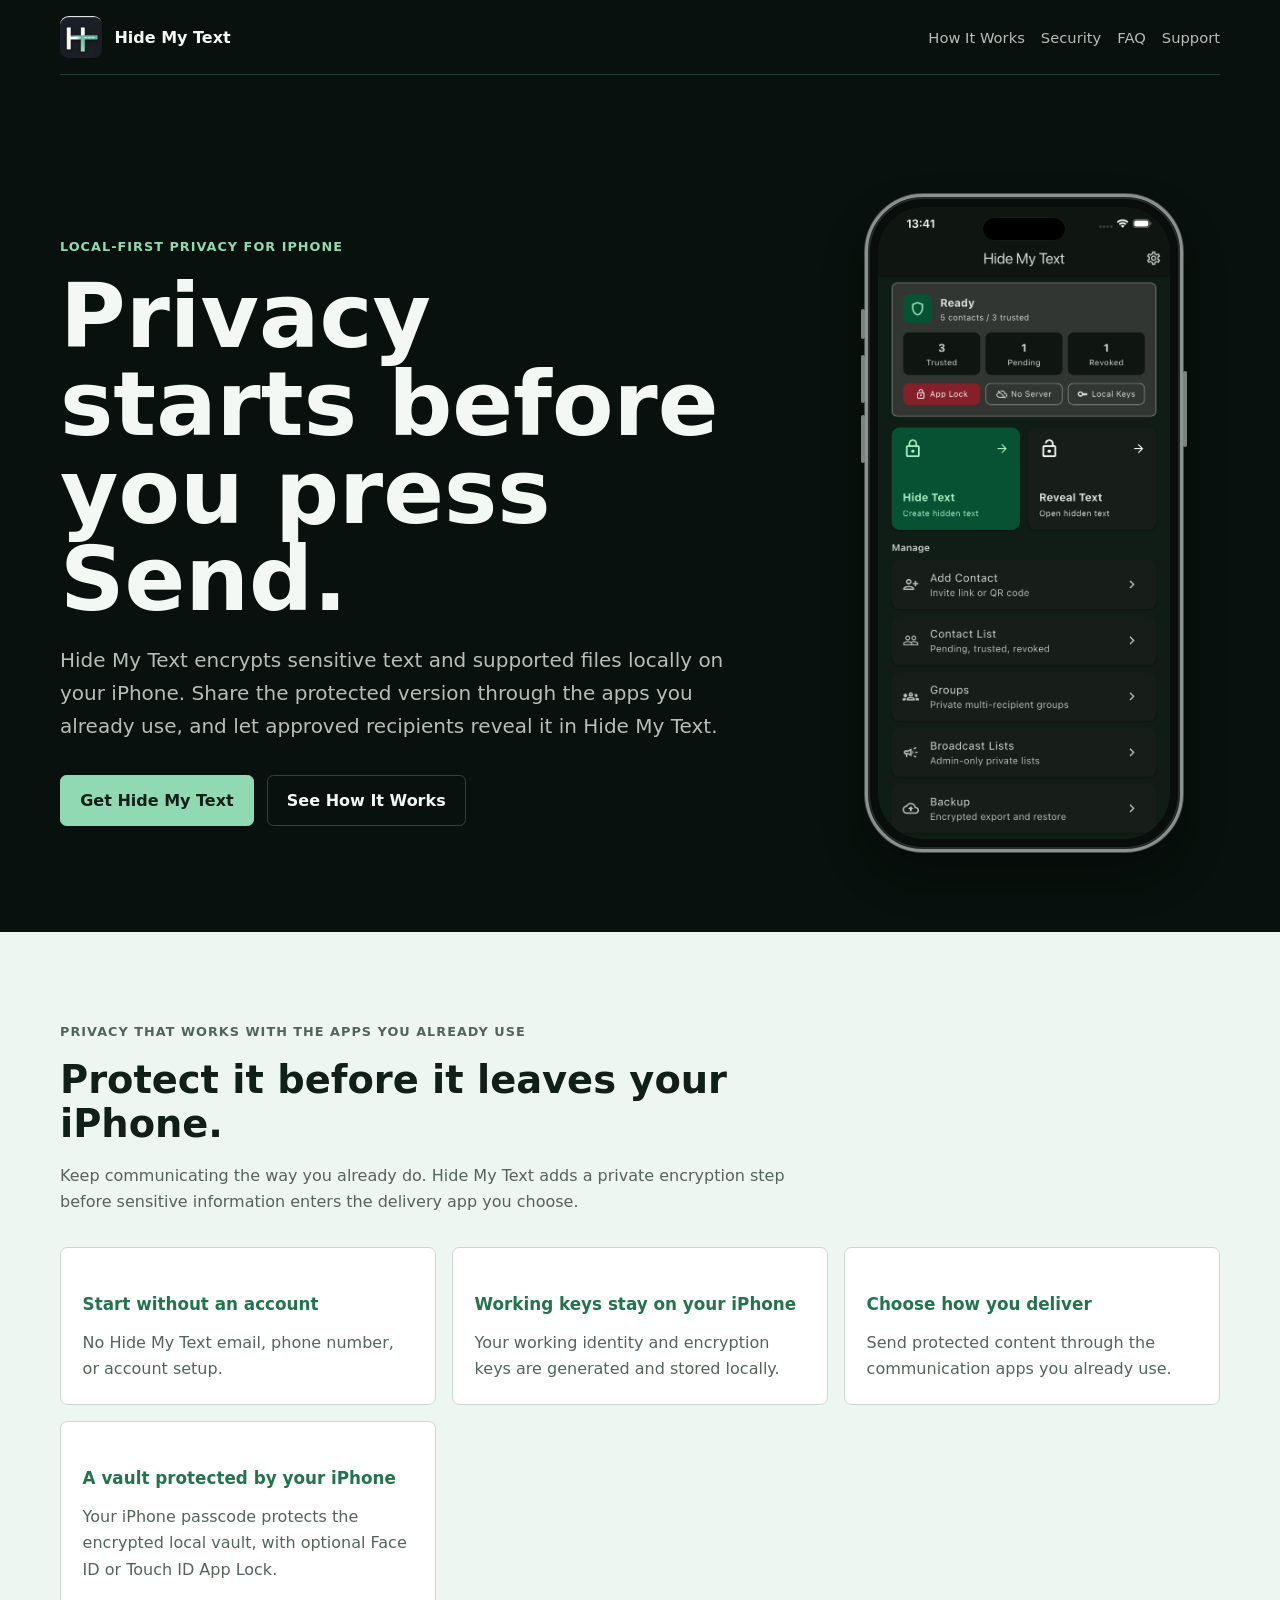
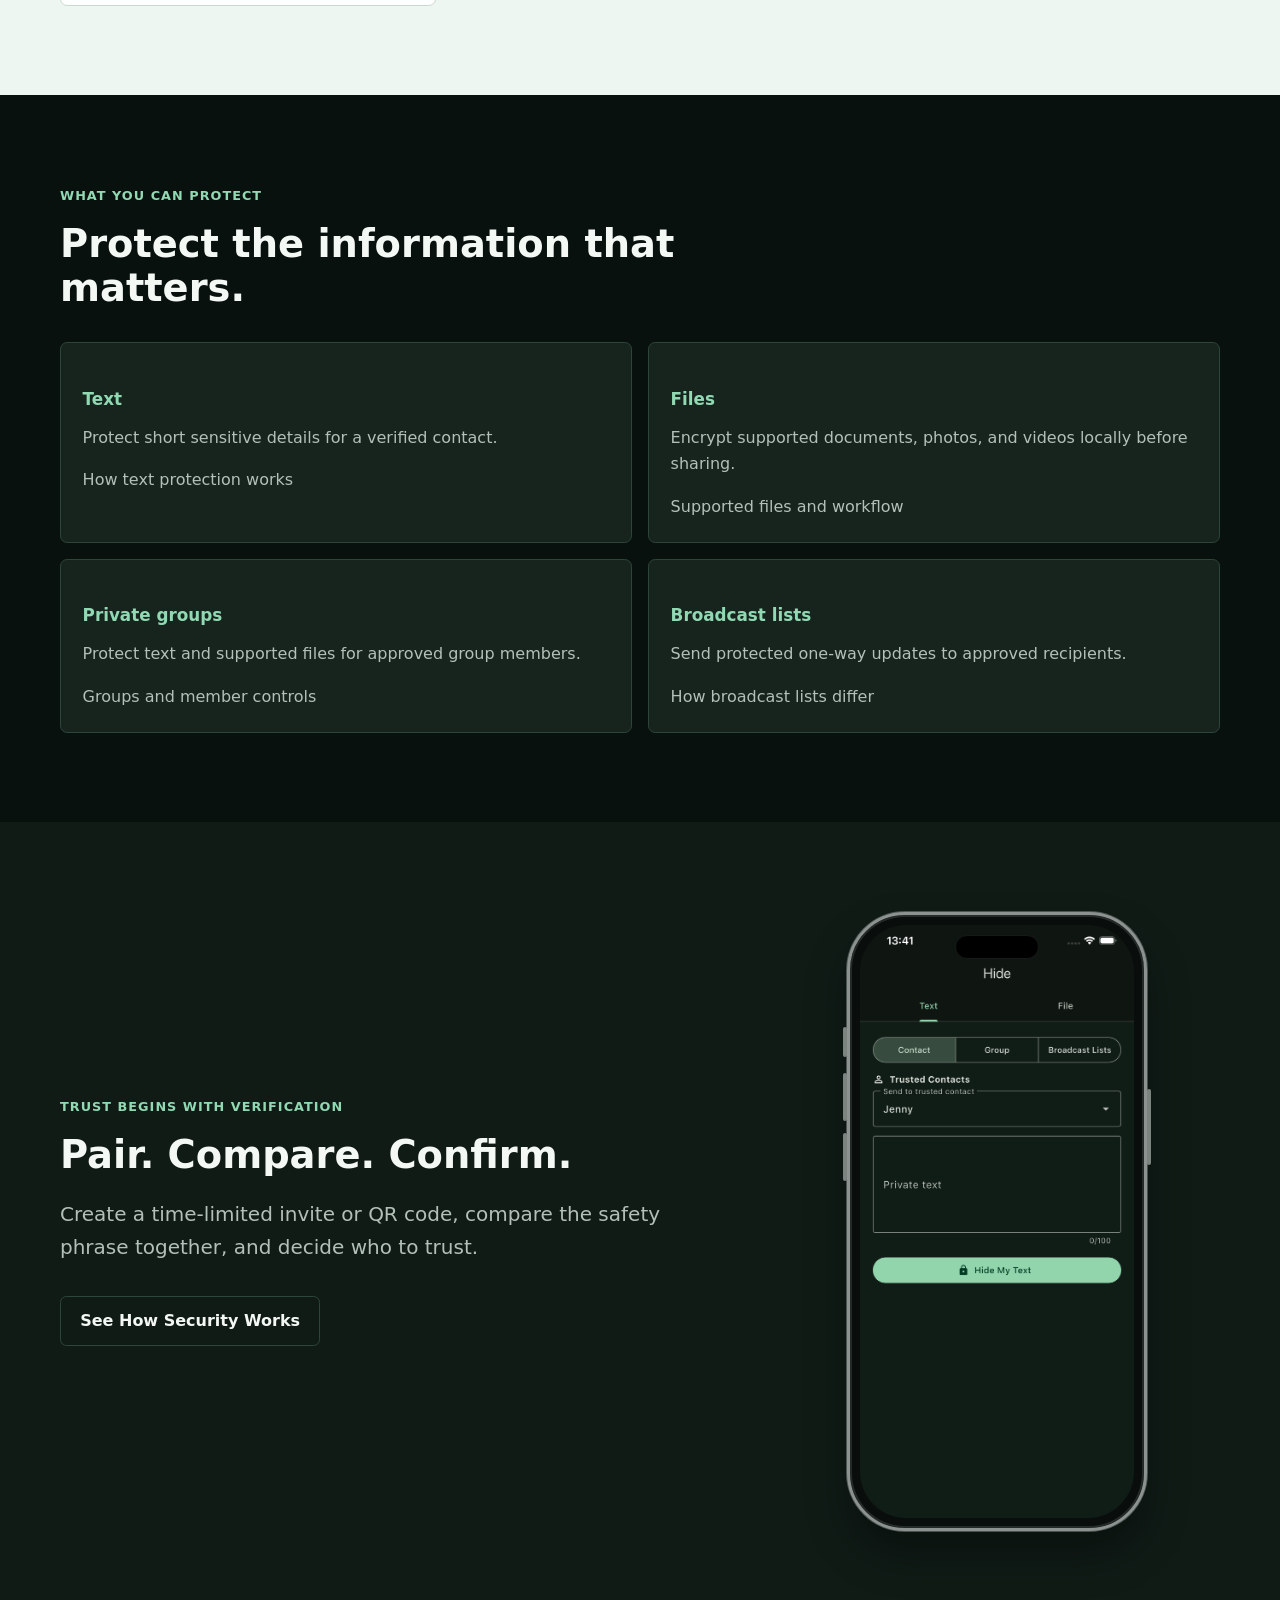
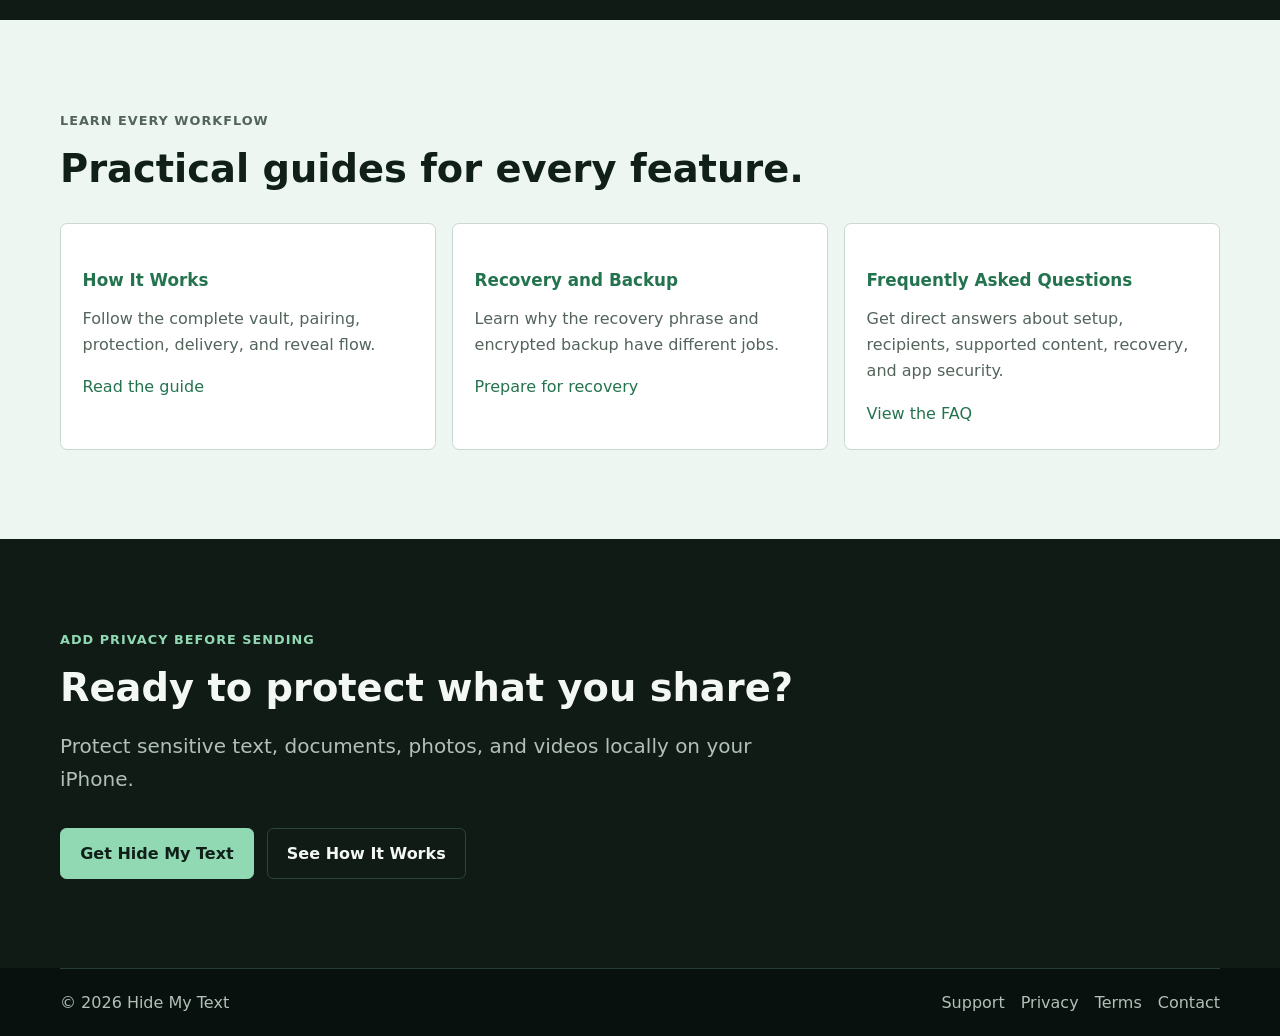
<file: index.html>
<!doctype html>
<html lang="en">
<head>
  <meta charset="utf-8">
  <meta name="viewport" content="width=device-width, initial-scale=1">
  <meta name="google-site-verification" content="2WA5TcecpSM1jibMIBtzEh9fEf-d165cox7PFEHHy1U">
  <meta name="msvalidate.01" content="A58FCB8198253A5FD4C8CFE47F39BC87">
  <title>Hide My Text: Encrypt Text and Files on iPhone</title>
  <meta name="description" content="Encrypt sensitive text and supported files locally on your iPhone before sharing them through the apps you already use. No Hide My Text account is required.">
  <meta name="robots" content="index,follow,max-image-preview:large,max-snippet:-1,max-video-preview:-1">
  <meta name="theme-color" content="#08110d">
  <meta name="apple-itunes-app" content="app-id=6783043802">
  <link rel="canonical" href="https://asafs88-solutions.github.io/hide-my-text-site/">
  <link rel="icon" type="image/png" href="assets/app-icon.png">
  <meta property="og:type" content="website">
  <meta property="og:locale" content="en_US">
  <meta property="og:site_name" content="Hide My Text">
  <meta property="og:title" content="Hide My Text: Privacy Starts Before You Press Send">
  <meta property="og:description" content="Encrypt sensitive text and supported files locally on your iPhone before sharing.">
  <meta property="og:url" content="https://asafs88-solutions.github.io/hide-my-text-site/">
  <meta property="og:image" content="https://asafs88-solutions.github.io/hide-my-text-site/assets/app-icon.png">
  <meta property="og:image:alt" content="Hide My Text app icon">
  <meta property="og:image:width" content="1024">
  <meta property="og:image:height" content="1024">
  <meta name="twitter:card" content="summary">
  <meta name="twitter:title" content="Hide My Text">
  <meta name="twitter:description" content="Privacy starts before you press Send. Encrypt sensitive text and supported files locally on iPhone.">
  <meta name="twitter:image" content="https://asafs88-solutions.github.io/hide-my-text-site/assets/app-icon.png">
  <link rel="stylesheet" href="styles.css">
  <script type="application/ld+json">
  {
    "@context": "https://schema.org",
    "@graph": [
      {
        "@type": "WebSite",
        "@id": "https://asafs88-solutions.github.io/hide-my-text-site/#website",
        "url": "https://asafs88-solutions.github.io/hide-my-text-site/",
        "name": "Hide My Text",
        "alternateName": "Hide My Text App",
        "inLanguage": "en-US",
        "description": "Encrypt sensitive text and supported files locally on iPhone before sharing."
      },
      {
        "@type": "SoftwareApplication",
        "@id": "https://asafs88-solutions.github.io/hide-my-text-site/#app",
        "name": "Hide My Text",
        "url": "https://asafs88-solutions.github.io/hide-my-text-site/",
        "downloadUrl": "https://apps.apple.com/app/id6783043802",
        "installUrl": "https://apps.apple.com/app/id6783043802",
        "image": "https://asafs88-solutions.github.io/hide-my-text-site/assets/app-icon.png",
        "applicationCategory": "UtilitiesApplication",
        "operatingSystem": "iOS 16 or later",
        "softwareVersion": "1.8.4",
        "inLanguage": "en-US",
        "description": "Encrypt sensitive text and supported files locally on iPhone before sharing them through the apps you already use.",
        "offers": {
          "@type": "Offer",
          "price": "0",
          "priceCurrency": "USD"
        }
      }
    ]
  }
  </script>
</head>
<body>
  <a class="skip-link" href="#main">Skip to content</a>
  <header class="site-header">
    <a class="brand" href="index.html" aria-label="Hide My Text home">
      <img src="assets/app-icon.png" width="1024" height="1024" alt="">
      <span>Hide My Text</span>
    </a>
    <nav aria-label="Main navigation">
      <a href="how-it-works.html">How It Works</a>
      <a href="security.html">Security</a>
      <a href="faq.html">FAQ</a>
      <a href="support.html">Support</a>
    </nav>
  </header>

  <main id="main">
    <section class="hero">
      <div class="hero-copy">
        <p class="eyebrow">Local-first privacy for iPhone</p>
        <h1>Privacy starts before you press Send.</h1>
        <p class="lead">Hide My Text encrypts sensitive text and supported files locally on your iPhone. Share the protected version through the apps you already use, and let approved recipients reveal it in Hide My Text.</p>
        <div class="actions">
          <a class="button" href="https://apps.apple.com/app/id6783043802">Get Hide My Text</a>
          <a class="button secondary" href="how-it-works.html">See How It Works</a>
        </div>
      </div>
      <div class="hero-media">
        <div class="iphone-frame">
          <span class="iphone-island" aria-hidden="true"></span>
          <span class="iphone-button iphone-button-action" aria-hidden="true"></span>
          <span class="iphone-button iphone-button-volume-up" aria-hidden="true"></span>
          <span class="iphone-button iphone-button-volume-down" aria-hidden="true"></span>
          <span class="iphone-button iphone-button-side" aria-hidden="true"></span>
          <img src="assets/home-screen.png" width="1284" height="2778" alt="Hide My Text home screen on iPhone showing local privacy controls and protected sharing actions">
        </div>
      </div>
    </section>

    <section class="band light" aria-labelledby="principles-title">
      <div class="band-inner">
        <div class="section-heading">
          <p class="eyebrow">Privacy that works with the apps you already use</p>
          <h2 id="principles-title">Protect it before it leaves your iPhone.</h2>
          <p>Keep communicating the way you already do. Hide My Text adds a private encryption step before sensitive information enters the delivery app you choose.</p>
        </div>
        <div class="principles">
          <article>
            <h3>Start without an account</h3>
            <p>No Hide My Text email, phone number, or account setup.</p>
          </article>
          <article>
            <h3>Working keys stay on your iPhone</h3>
            <p>Your working identity and encryption keys are generated and stored locally.</p>
          </article>
          <article>
            <h3>Choose how you deliver</h3>
            <p>Send protected content through the communication apps you already use.</p>
          </article>
          <article>
            <h3>A vault protected by your iPhone</h3>
            <p>Your iPhone passcode protects the encrypted local vault, with optional Face ID or Touch ID App Lock.</p>
          </article>
        </div>
      </div>
    </section>

    <section class="band" aria-labelledby="use-cases-title">
      <div class="band-inner">
        <div class="section-heading">
          <p class="eyebrow">What you can protect</p>
          <h2 id="use-cases-title">Protect the information that matters.</h2>
        </div>
        <div class="use-cases">
          <article>
            <h3>Text</h3>
            <p>Protect short sensitive details for a verified contact.</p>
            <p><a class="text-link" href="encrypt-text.html">How text protection works</a></p>
          </article>
          <article>
            <h3>Files</h3>
            <p>Encrypt supported documents, photos, and videos locally before sharing.</p>
            <p><a class="text-link" href="encrypt-files.html">Supported files and workflow</a></p>
          </article>
          <article>
            <h3>Private groups</h3>
            <p>Protect text and supported files for approved group members.</p>
            <p><a class="text-link" href="groups-broadcast-lists.html">Groups and member controls</a></p>
          </article>
          <article>
            <h3>Broadcast lists</h3>
            <p>Send protected one-way updates to approved recipients.</p>
            <p><a class="text-link" href="groups-broadcast-lists.html#broadcast-lists">How broadcast lists differ</a></p>
          </article>
        </div>
      </div>
    </section>

    <section class="band muted" aria-labelledby="trust-title">
      <div class="band-inner split">
        <div>
          <p class="eyebrow">Trust begins with verification</p>
          <h2 id="trust-title">Pair. Compare. Confirm.</h2>
          <p class="lead">Create a time-limited invite or QR code, compare the safety phrase together, and decide who to trust.</p>
          <div class="actions">
            <a class="button secondary" href="security.html">See How Security Works</a>
          </div>
        </div>
        <div class="iphone-frame iphone-frame-secondary">
          <span class="iphone-island" aria-hidden="true"></span>
          <span class="iphone-button iphone-button-action" aria-hidden="true"></span>
          <span class="iphone-button iphone-button-volume-up" aria-hidden="true"></span>
          <span class="iphone-button iphone-button-volume-down" aria-hidden="true"></span>
          <span class="iphone-button iphone-button-side" aria-hidden="true"></span>
          <img src="assets/hide-text-screen.png" width="1284" height="2778" alt="Hide My Text screen for choosing a verified destination and protecting private text">
        </div>
      </div>
    </section>

    <section class="band light" aria-labelledby="guides-title">
      <div class="band-inner">
        <div class="section-heading">
          <p class="eyebrow">Learn every workflow</p>
          <h2 id="guides-title">Practical guides for every feature.</h2>
        </div>
        <div class="guide-grid">
          <article>
            <h3>How It Works</h3>
            <p>Follow the complete vault, pairing, protection, delivery, and reveal flow.</p>
            <p><a class="text-link" href="how-it-works.html">Read the guide</a></p>
          </article>
          <article>
            <h3>Recovery and Backup</h3>
            <p>Learn why the recovery phrase and encrypted backup have different jobs.</p>
            <p><a class="text-link" href="recovery-backup.html">Prepare for recovery</a></p>
          </article>
          <article>
            <h3>Frequently Asked Questions</h3>
            <p>Get direct answers about setup, recipients, supported content, recovery, and app security.</p>
            <p><a class="text-link" href="faq.html">View the FAQ</a></p>
          </article>
        </div>
      </div>
    </section>

    <section class="band muted" aria-labelledby="final-cta-title">
      <div class="band-inner">
        <p class="eyebrow">Add privacy before sending</p>
        <h2 id="final-cta-title">Ready to protect what you share?</h2>
        <p class="lead">Protect sensitive text, documents, photos, and videos locally on your iPhone.</p>
        <div class="actions">
          <a class="button" href="https://apps.apple.com/app/id6783043802">Get Hide My Text</a>
          <a class="button secondary" href="how-it-works.html">See How It Works</a>
        </div>
      </div>
    </section>
  </main>

  <footer>
    <span>&copy; 2026 Hide My Text</span>
    <div class="footer-links">
      <a href="support.html">Support</a>
      <a href="privacy.html">Privacy</a>
      <a href="terms.html">Terms</a>
      <a href="mailto:wearehidemytext@gmail.com">Contact</a>
    </div>
  </footer>
</body>
</html>
</file>
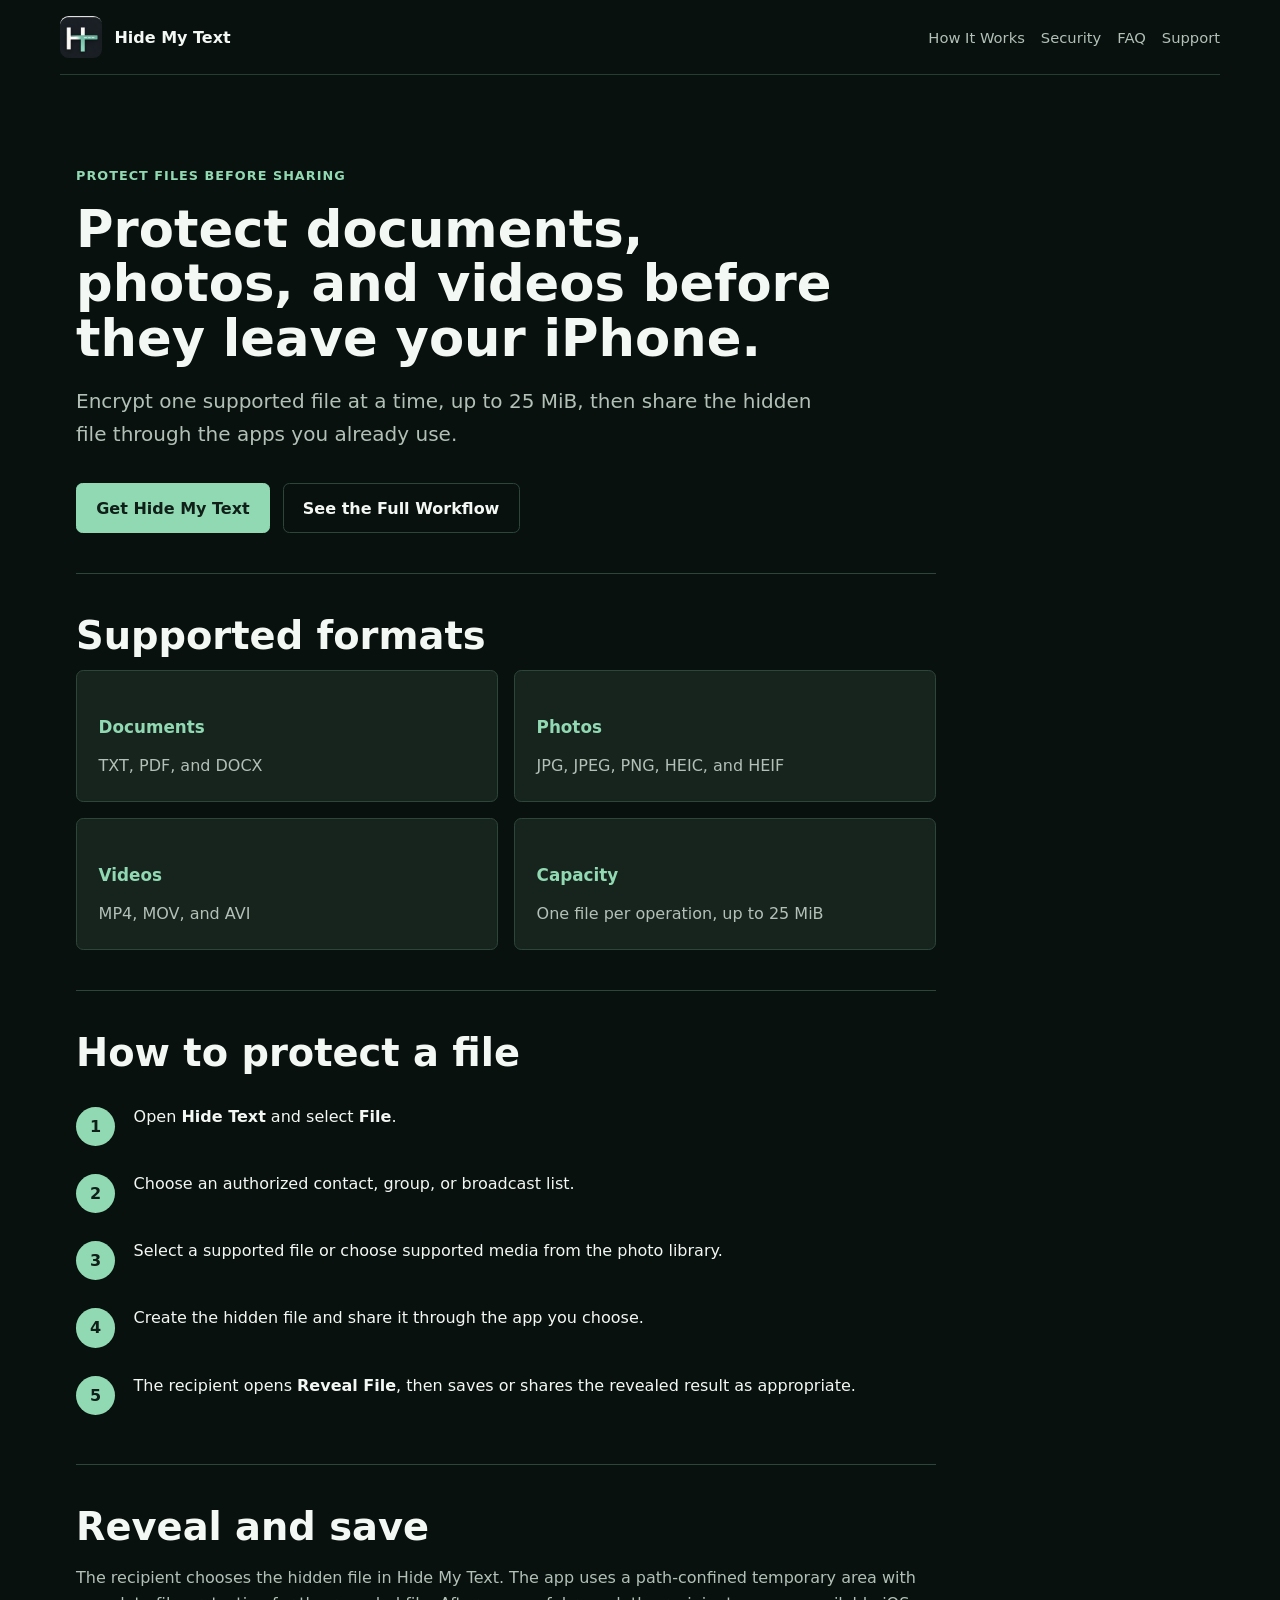
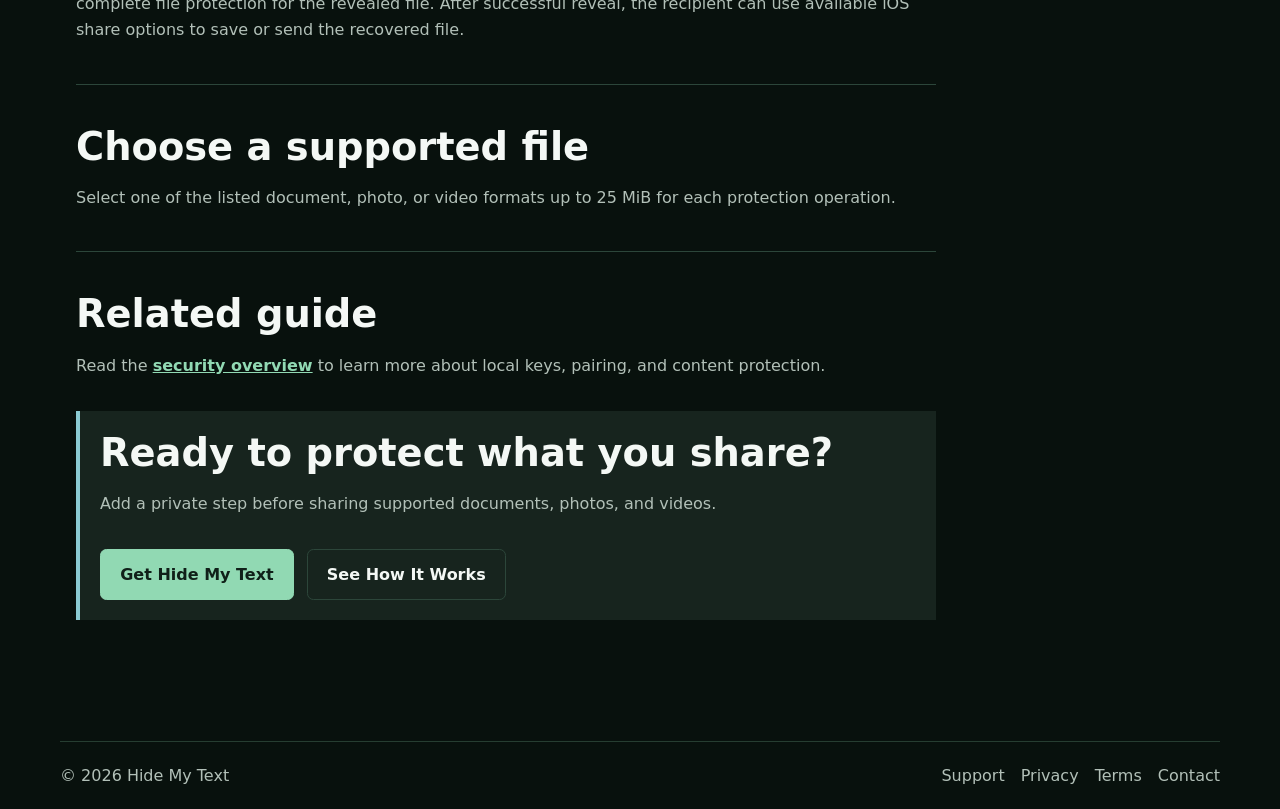
<file: encrypt-files.html>
<!doctype html>
<html lang="en">
<head>
  <meta charset="utf-8">
  <meta name="viewport" content="width=device-width, initial-scale=1">
  <title>Encrypt Files Before Sharing on iPhone - Hide My Text</title>
  <meta name="description" content="Protect one supported document, photo, or video locally on iPhone before sharing it. See supported formats, the 25 MiB capacity, and the reveal workflow.">
  <meta name="robots" content="index,follow,max-image-preview:large,max-snippet:-1,max-video-preview:-1">
  <meta name="theme-color" content="#08110d">
  <meta name="apple-itunes-app" content="app-id=6783043802">
  <link rel="canonical" href="https://asafs88-solutions.github.io/hide-my-text-site/encrypt-files.html">
  <link rel="icon" type="image/png" href="assets/app-icon.png">
  <meta property="og:type" content="article"><meta property="og:locale" content="en_US"><meta property="og:site_name" content="Hide My Text">
  <meta property="og:title" content="Protect Files Before Sharing on iPhone"><meta property="og:description" content="Protect supported documents, photos, and videos locally before sharing them.">
  <meta property="og:url" content="https://asafs88-solutions.github.io/hide-my-text-site/encrypt-files.html"><meta property="og:image" content="https://asafs88-solutions.github.io/hide-my-text-site/assets/home-screen.png">
  <meta property="og:image:alt" content="Hide My Text home screen on iPhone">
  <meta property="og:image:width" content="1284"><meta property="og:image:height" content="2778">
  <meta name="twitter:card" content="summary"><meta name="twitter:title" content="Protect Files Before Sharing on iPhone">
  <meta name="twitter:description" content="Protect supported documents, photos, and videos locally before sharing them."><meta name="twitter:image" content="https://asafs88-solutions.github.io/hide-my-text-site/assets/app-icon.png">
  <link rel="stylesheet" href="styles.css">
</head>
<body>
  <a class="skip-link" href="#main">Skip to content</a>
  <header class="site-header">
    <a class="brand" href="index.html" aria-label="Hide My Text home"><img src="assets/app-icon.png" width="1024" height="1024" alt=""><span>Hide My Text</span></a>
    <nav aria-label="Main navigation"><a href="how-it-works.html">How It Works</a><a href="security.html">Security</a><a href="faq.html">FAQ</a><a href="support.html">Support</a></nav>
  </header>

  <main class="page" id="main">
    <header>
      <p class="eyebrow">Protect files before sharing</p>
      <h1>Protect documents, photos, and videos before they leave your iPhone.</h1>
      <p class="lead">Encrypt one supported file at a time, up to 25 MiB, then share the hidden file through the apps you already use.</p>
      <div class="actions"><a class="button" href="https://apps.apple.com/app/id6783043802">Get Hide My Text</a><a class="button secondary" href="how-it-works.html">See the Full Workflow</a></div>
    </header>
    <div class="content">
      <section>
        <h2>Supported formats</h2>
        <div class="comparison-grid">
          <article><h3>Documents</h3><p>TXT, PDF, and DOCX</p></article>
          <article><h3>Photos</h3><p>JPG, JPEG, PNG, HEIC, and HEIF</p></article>
          <article><h3>Videos</h3><p>MP4, MOV, and AVI</p></article>
          <article><h3>Capacity</h3><p>One file per operation, up to 25 MiB</p></article>
        </div>
      </section>
      <section>
        <h2>How to protect a file</h2>
        <ol class="steps">
          <li>Open <strong>Hide Text</strong> and select <strong>File</strong>.</li>
          <li>Choose an authorized contact, group, or broadcast list.</li>
          <li>Select a supported file or choose supported media from the photo library.</li>
          <li>Create the hidden file and share it through the app you choose.</li>
          <li>The recipient opens <strong>Reveal File</strong>, then saves or shares the revealed result as appropriate.</li>
        </ol>
      </section>
      <section>
        <h2>Reveal and save</h2>
        <p>The recipient chooses the hidden file in Hide My Text. The app uses a path-confined temporary area with complete file protection for the revealed file. After successful reveal, the recipient can use available iOS share options to save or send the recovered file.</p>
      </section>
      <section>
        <h2>Choose a supported file</h2>
        <p>Select one of the listed document, photo, or video formats up to 25 MiB for each protection operation.</p>
      </section>
      <section><h2>Related guide</h2><p>Read the <a href="security.html">security overview</a> to learn more about local keys, pairing, and content protection.</p></section>
      <div class="callout">
        <h2>Ready to protect what you share?</h2>
        <p>Add a private step before sharing supported documents, photos, and videos.</p>
        <div class="actions"><a class="button" href="https://apps.apple.com/app/id6783043802">Get Hide My Text</a><a class="button secondary" href="how-it-works.html">See How It Works</a></div>
      </div>
    </div>
  </main>
  <footer><span>&copy; 2026 Hide My Text</span><div class="footer-links"><a href="support.html">Support</a><a href="privacy.html">Privacy</a><a href="terms.html">Terms</a><a href="mailto:wearehidemytext@gmail.com">Contact</a></div></footer>
</body>
</html>
</file>
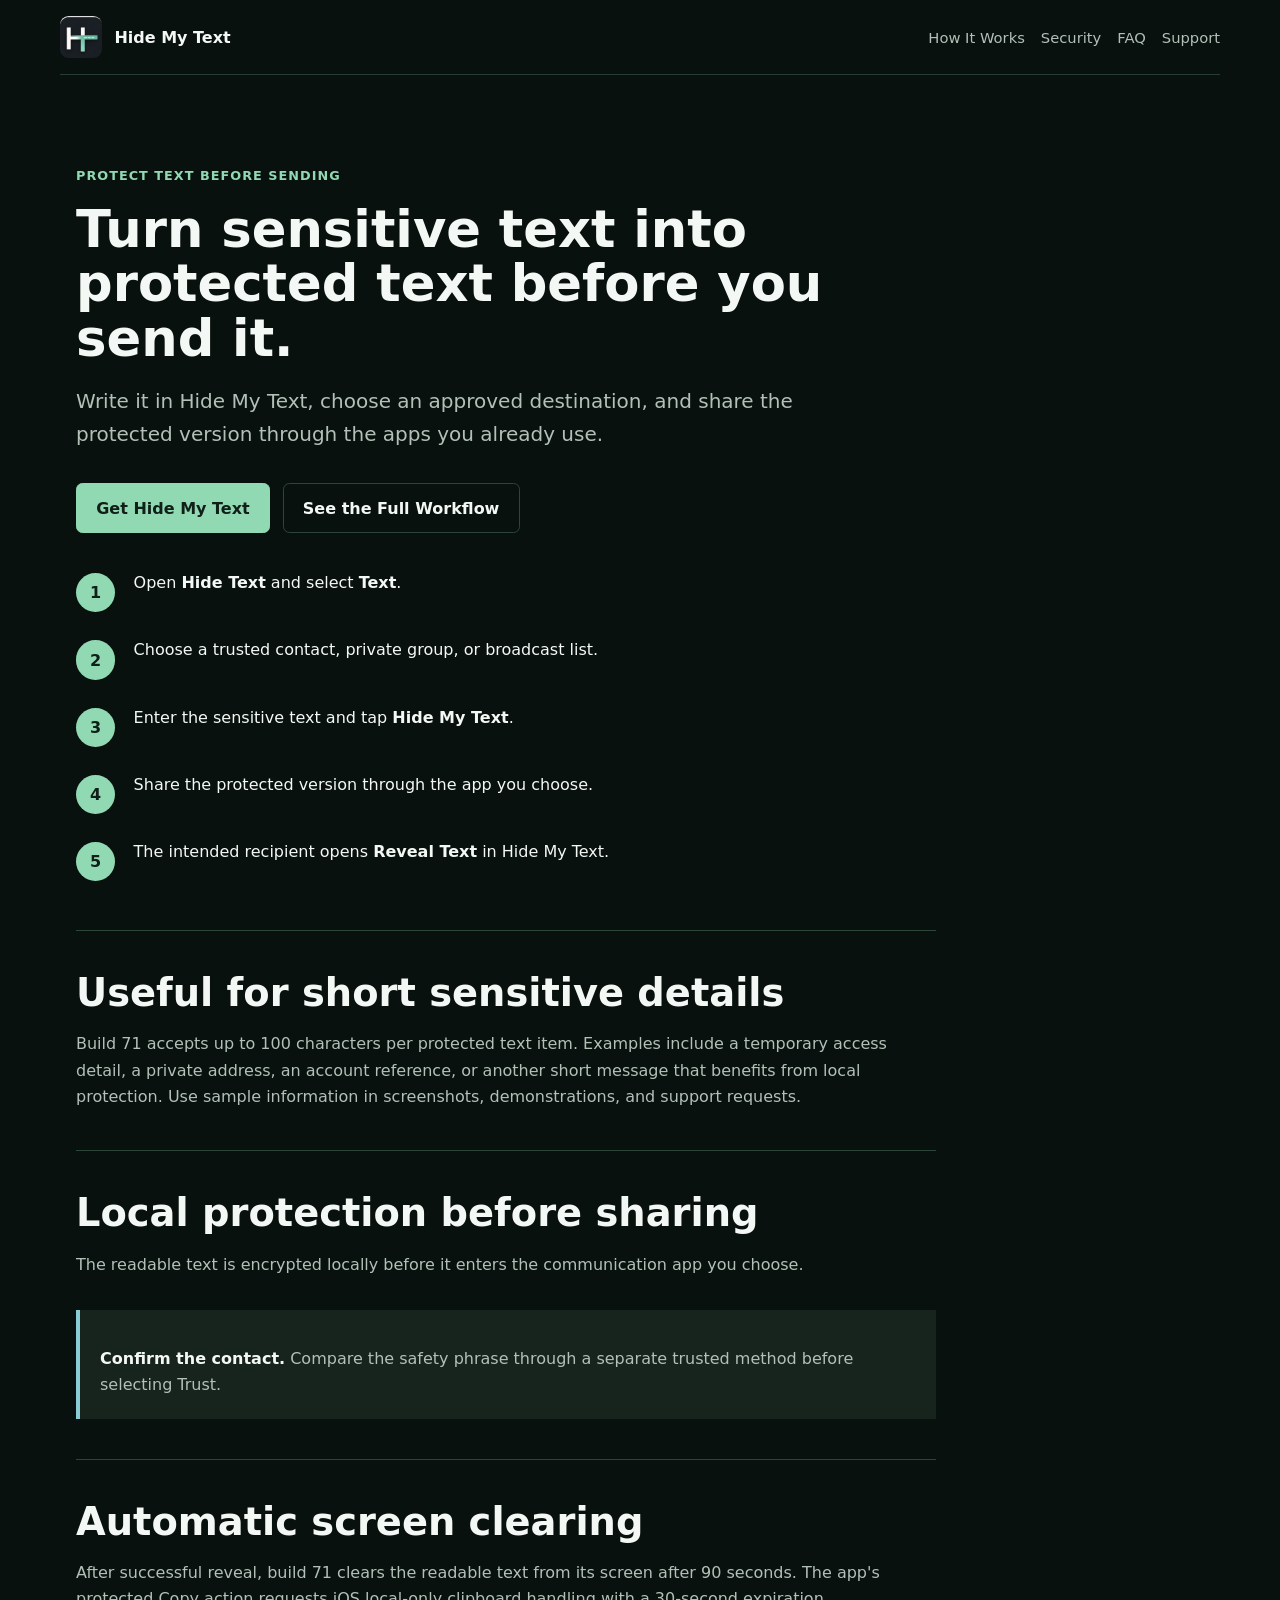
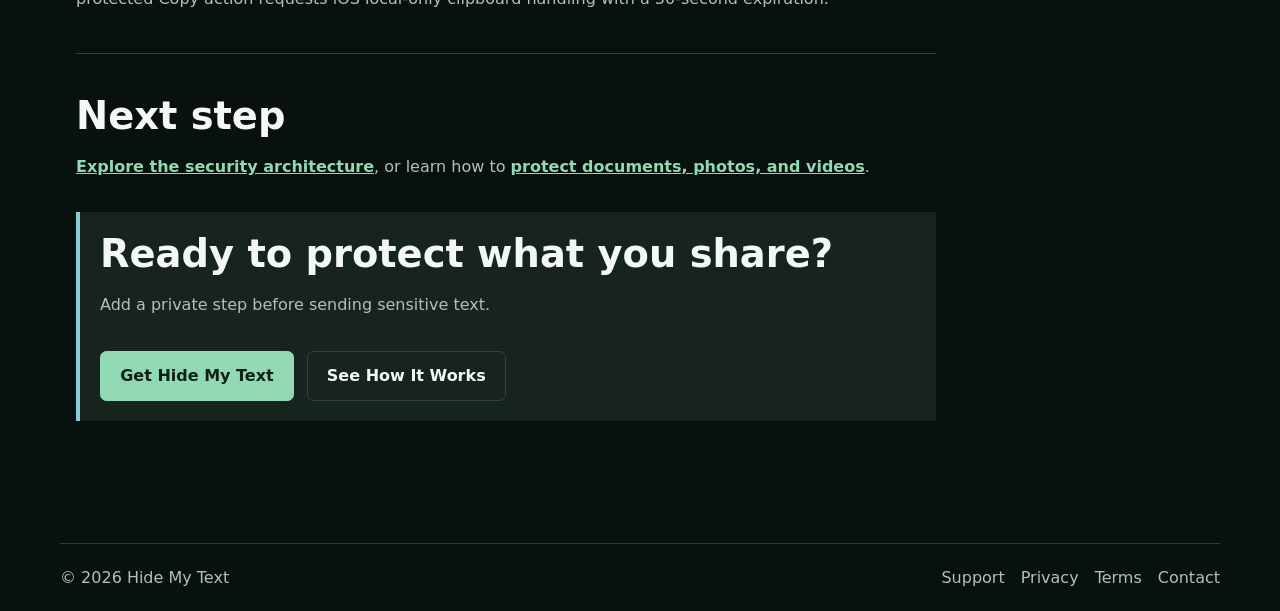
<file: encrypt-text.html>
<!doctype html>
<html lang="en">
<head>
  <meta charset="utf-8">
  <meta name="viewport" content="width=device-width, initial-scale=1">
  <title>Encrypt Text Before Sending on iPhone - Hide My Text</title>
  <meta name="description" content="Encrypt sensitive text locally on iPhone before sharing the protected version through the messaging, email, or collaboration apps you already use.">
  <meta name="robots" content="index,follow,max-image-preview:large,max-snippet:-1,max-video-preview:-1">
  <meta name="theme-color" content="#08110d">
  <meta name="apple-itunes-app" content="app-id=6783043802">
  <link rel="canonical" href="https://asafs88-solutions.github.io/hide-my-text-site/encrypt-text.html">
  <link rel="icon" type="image/png" href="assets/app-icon.png">
  <meta property="og:type" content="article"><meta property="og:locale" content="en_US"><meta property="og:site_name" content="Hide My Text">
  <meta property="og:title" content="Protect Sensitive Text Before Sending"><meta property="og:description" content="Add a local privacy layer before sensitive text enters another platform.">
  <meta property="og:url" content="https://asafs88-solutions.github.io/hide-my-text-site/encrypt-text.html"><meta property="og:image" content="https://asafs88-solutions.github.io/hide-my-text-site/assets/hide-text-screen.png">
  <meta property="og:image:alt" content="Hide My Text screen for protecting sensitive text on iPhone">
  <meta property="og:image:width" content="1284"><meta property="og:image:height" content="2778">
  <meta name="twitter:card" content="summary"><meta name="twitter:title" content="Protect Sensitive Text Before Sending">
  <meta name="twitter:description" content="Encrypt sensitive text locally on iPhone before sharing the protected version."><meta name="twitter:image" content="https://asafs88-solutions.github.io/hide-my-text-site/assets/app-icon.png">
  <link rel="stylesheet" href="styles.css">
</head>
<body>
  <a class="skip-link" href="#main">Skip to content</a>
  <header class="site-header">
    <a class="brand" href="index.html" aria-label="Hide My Text home"><img src="assets/app-icon.png" width="1024" height="1024" alt=""><span>Hide My Text</span></a>
    <nav aria-label="Main navigation"><a href="how-it-works.html">How It Works</a><a href="security.html">Security</a><a href="faq.html">FAQ</a><a href="support.html">Support</a></nav>
  </header>

  <main class="page" id="main">
    <header>
      <p class="eyebrow">Protect text before sending</p>
      <h1>Turn sensitive text into protected text before you send it.</h1>
      <p class="lead">Write it in Hide My Text, choose an approved destination, and share the protected version through the apps you already use.</p>
      <div class="actions"><a class="button" href="https://apps.apple.com/app/id6783043802">Get Hide My Text</a><a class="button secondary" href="how-it-works.html">See the Full Workflow</a></div>
    </header>
    <div class="content">
      <ol class="steps">
        <li>Open <strong>Hide Text</strong> and select <strong>Text</strong>.</li>
        <li>Choose a trusted contact, private group, or broadcast list.</li>
        <li>Enter the sensitive text and tap <strong>Hide My Text</strong>.</li>
        <li>Share the protected version through the app you choose.</li>
        <li>The intended recipient opens <strong>Reveal Text</strong> in Hide My Text.</li>
      </ol>
      <section>
        <h2>Useful for short sensitive details</h2>
        <p>Build 71 accepts up to 100 characters per protected text item. Examples include a temporary access detail, a private address, an account reference, or another short message that benefits from local protection. Use sample information in screenshots, demonstrations, and support requests.</p>
      </section>
      <section>
        <h2>Local protection before sharing</h2>
        <p>The readable text is encrypted locally before it enters the communication app you choose.</p>
      </section>
      <div class="callout"><p><strong>Confirm the contact.</strong> Compare the safety phrase through a separate trusted method before selecting Trust.</p></div>
      <section>
        <h2>Automatic screen clearing</h2>
        <p>After successful reveal, build 71 clears the readable text from its screen after 90 seconds. The app's protected Copy action requests iOS local-only clipboard handling with a 30-second expiration.</p>
      </section>
      <section>
        <h2>Next step</h2>
        <p><a href="security.html">Explore the security architecture</a>, or learn how to <a href="encrypt-files.html">protect documents, photos, and videos</a>.</p>
      </section>
      <div class="callout">
        <h2>Ready to protect what you share?</h2>
        <p>Add a private step before sending sensitive text.</p>
        <div class="actions"><a class="button" href="https://apps.apple.com/app/id6783043802">Get Hide My Text</a><a class="button secondary" href="how-it-works.html">See How It Works</a></div>
      </div>
    </div>
  </main>
  <footer><span>&copy; 2026 Hide My Text</span><div class="footer-links"><a href="support.html">Support</a><a href="privacy.html">Privacy</a><a href="terms.html">Terms</a><a href="mailto:wearehidemytext@gmail.com">Contact</a></div></footer>
</body>
</html>
</file>
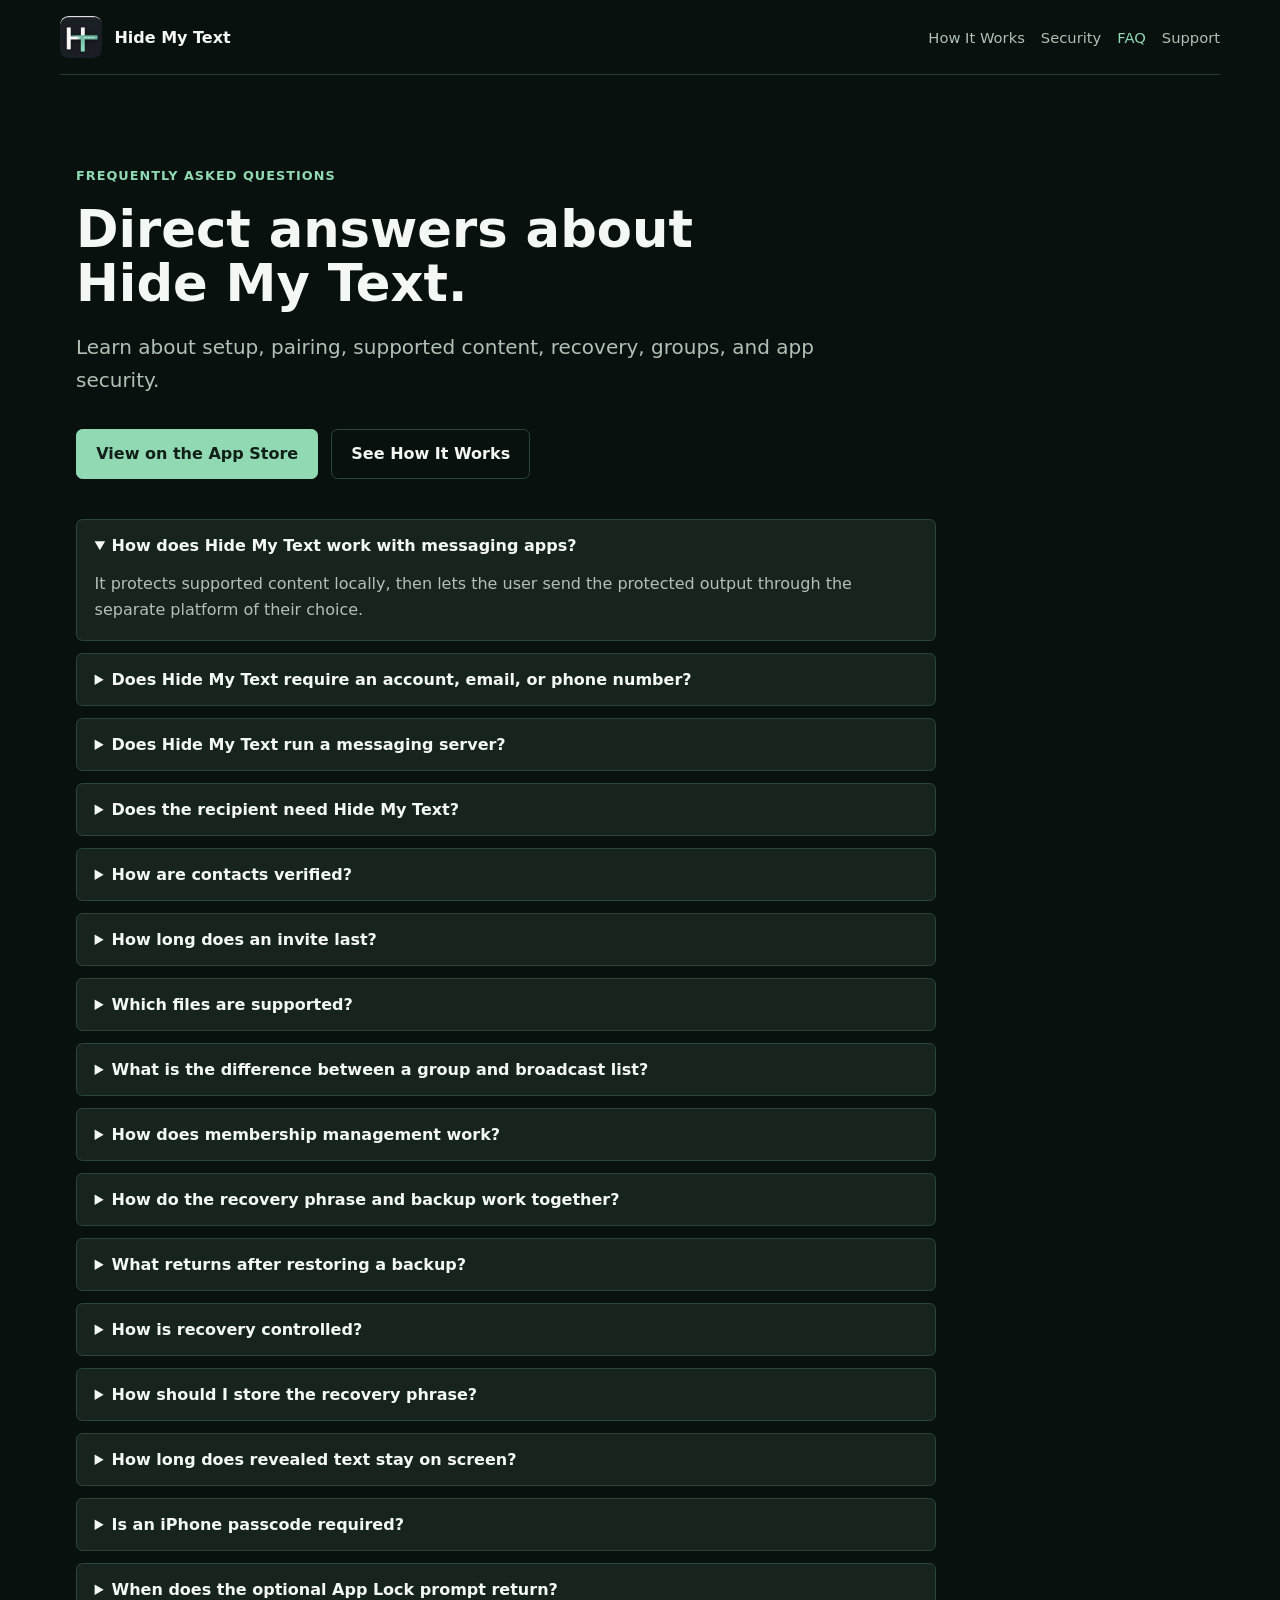
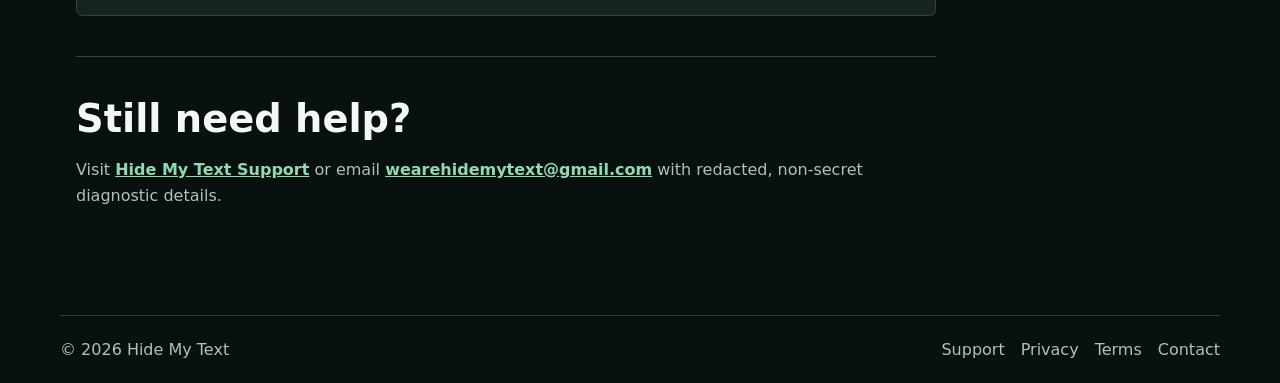
<file: faq.html>
<!doctype html>
<html lang="en">
<head>
  <meta charset="utf-8">
  <meta name="viewport" content="width=device-width, initial-scale=1">
  <title>Hide My Text FAQ: Accounts, Files, Pairing and Recovery</title>
  <meta name="description" content="Answers about Hide My Text accounts, servers, recipients, contact pairing, supported files, groups, broadcast lists, recovery, backups, and app security.">
  <meta name="robots" content="index,follow,max-image-preview:large,max-snippet:-1,max-video-preview:-1">
  <meta name="theme-color" content="#08110d">
  <meta name="apple-itunes-app" content="app-id=6783043802">
  <link rel="canonical" href="https://asafs88-solutions.github.io/hide-my-text-site/faq.html">
  <link rel="icon" type="image/png" href="assets/app-icon.png">
  <meta property="og:type" content="website"><meta property="og:locale" content="en_US"><meta property="og:site_name" content="Hide My Text">
  <meta property="og:title" content="Hide My Text Frequently Asked Questions"><meta property="og:description" content="Direct answers about setup, pairing, protected sharing, groups, recovery, and app security.">
  <meta property="og:url" content="https://asafs88-solutions.github.io/hide-my-text-site/faq.html"><meta property="og:image" content="https://asafs88-solutions.github.io/hide-my-text-site/assets/app-icon.png">
  <meta property="og:image:alt" content="Hide My Text app icon">
  <meta property="og:image:width" content="1024"><meta property="og:image:height" content="1024">
  <meta name="twitter:card" content="summary"><meta name="twitter:title" content="Hide My Text Frequently Asked Questions">
  <meta name="twitter:description" content="Answers about setup, pairing, protected sharing, groups, recovery, and app security."><meta name="twitter:image" content="https://asafs88-solutions.github.io/hide-my-text-site/assets/app-icon.png">
  <link rel="stylesheet" href="styles.css">
</head>
<body>
  <a class="skip-link" href="#main">Skip to content</a>
  <header class="site-header">
    <a class="brand" href="index.html" aria-label="Hide My Text home"><img src="assets/app-icon.png" width="1024" height="1024" alt=""><span>Hide My Text</span></a>
    <nav aria-label="Main navigation"><a href="how-it-works.html">How It Works</a><a href="security.html">Security</a><a href="faq.html" aria-current="page">FAQ</a><a href="support.html">Support</a></nav>
  </header>

  <main class="page" id="main">
    <header>
      <p class="eyebrow">Frequently asked questions</p>
      <h1>Direct answers about Hide My Text.</h1>
      <p class="lead">Learn about setup, pairing, supported content, recovery, groups, and app security.</p>
      <div class="actions"><a class="button" href="https://apps.apple.com/app/id6783043802">View on the App Store</a><a class="button secondary" href="how-it-works.html">See How It Works</a></div>
    </header>
    <div class="content">
      <details open><summary>How does Hide My Text work with messaging apps?</summary><p>It protects supported content locally, then lets the user send the protected output through the separate platform of their choice.</p></details>
      <details><summary>Does Hide My Text require an account, email, or phone number?</summary><p>No Hide My Text account, email address, or phone number is required to create and use the local vault.</p></details>
      <details><summary>Does Hide My Text run a messaging server?</summary><p>No Hide My Text messaging server transports users' protected messages or files. The user selects the external platform for delivery.</p></details>
      <details><summary>Does the recipient need Hide My Text?</summary><p>Yes. The recipient needs the app and the correct trusted contact or approved destination state to reveal protected content intended for them.</p></details>
      <details><summary>How are contacts verified?</summary><p>Contacts complete an invite and response flow, then compare a safety phrase through a separate trusted method before confirming trust.</p></details>
      <details><summary>How long does an invite last?</summary><p>Contact and destination invites in build 71 expire after 15 minutes.</p></details>
      <details><summary>Which files are supported?</summary><p>Documents: TXT, PDF, DOCX. Photos: JPG, JPEG, PNG, HEIC, HEIF. Videos: MP4, MOV, AVI. One file can be protected at a time, up to 25 MiB.</p></details>
      <details><summary>What is the difference between a group and broadcast list?</summary><p>A private group is a multi-participant protected destination. A broadcast list is controlled by its admin for one-way protected updates to approved members.</p></details>
      <details><summary>How does membership management work?</summary><p>Administrators can add approved members, remove members, and manage each local group or broadcast-list destination.</p></details>
      <details><summary>How do the recovery phrase and backup work together?</summary><p>The recovery phrase recreates the local identity and keys. The encrypted backup restores supported contact, group, and broadcast-list records.</p></details>
      <details><summary>What returns after restoring a backup?</summary><p>Supported contact, group, and broadcast-list records return with contacts and destination members marked Pending, ready for trust verification.</p></details>
      <details><summary>How is recovery controlled?</summary><p>The user-controlled 12-word recovery phrase is the source for recreating the local identity. Write it down in order and store it securely offline.</p></details>
      <details><summary>How should I store the recovery phrase?</summary><p>Write it down offline and keep it in a secure location. In build 71, the standard iOS Copy action on the displayed phrase can place it on the system clipboard.</p></details>
      <details><summary>How long does revealed text stay on screen?</summary><p>Build 71 clears revealed text from its screen after 90 seconds.</p></details>
      <details><summary>Is an iPhone passcode required?</summary><p>Yes. Hide My Text requires an iPhone device passcode to create and open its encrypted local vault. Face ID or Touch ID is optional. Keep the iPhone passcode enabled to preserve access to the device-only vault key; the recovery phrase and latest encrypted backup provide the recovery path when rebuilding the local vault.</p></details>
      <details><summary>When does the optional App Lock prompt return?</summary><p>When the additional App Lock prompt is enabled, build 71 allows a 90-second background grace period before locking again. The required iPhone device passcode remains the fallback.</p></details>
      <section><h2>Still need help?</h2><p>Visit <a href="support.html">Hide My Text Support</a> or email <a href="mailto:wearehidemytext@gmail.com">wearehidemytext@gmail.com</a> with redacted, non-secret diagnostic details.</p></section>
    </div>
  </main>
  <footer><span>&copy; 2026 Hide My Text</span><div class="footer-links"><a href="support.html">Support</a><a href="privacy.html">Privacy</a><a href="terms.html">Terms</a><a href="mailto:wearehidemytext@gmail.com">Contact</a></div></footer>
</body>
</html>
</file>
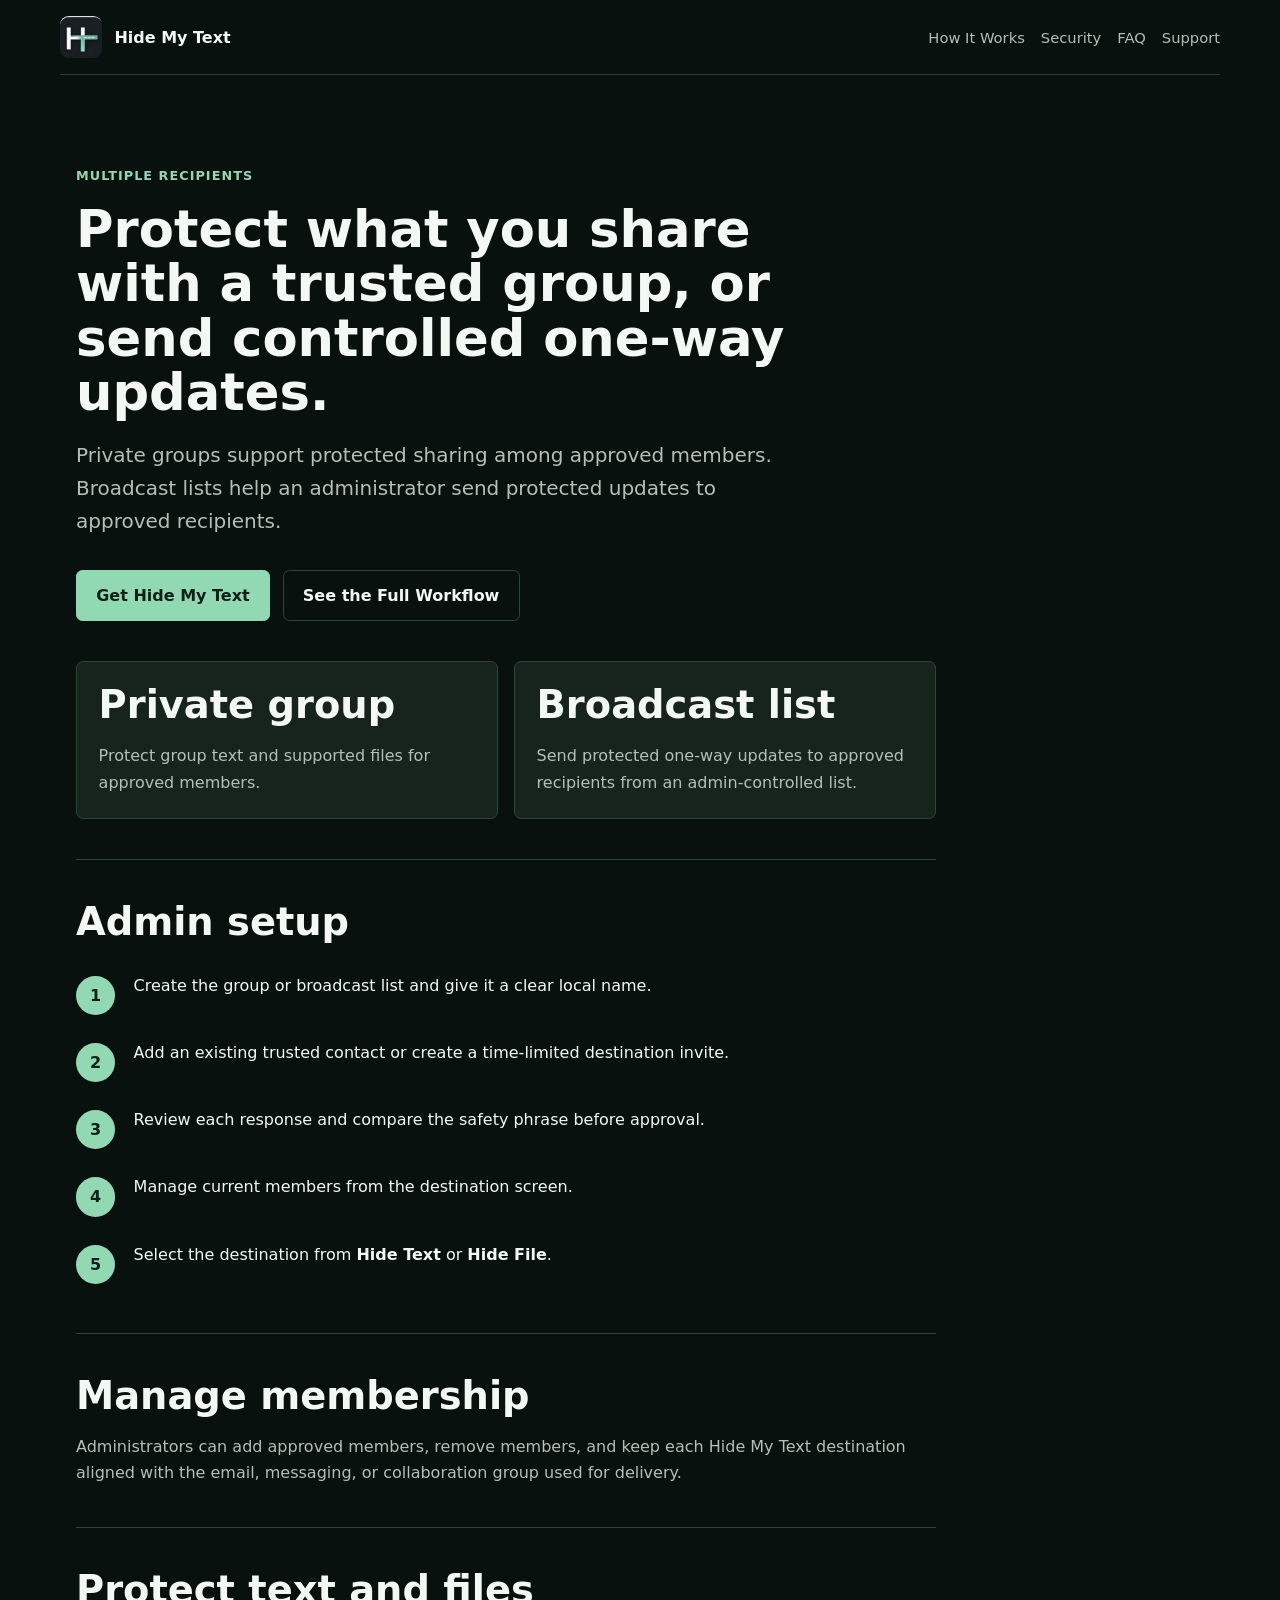
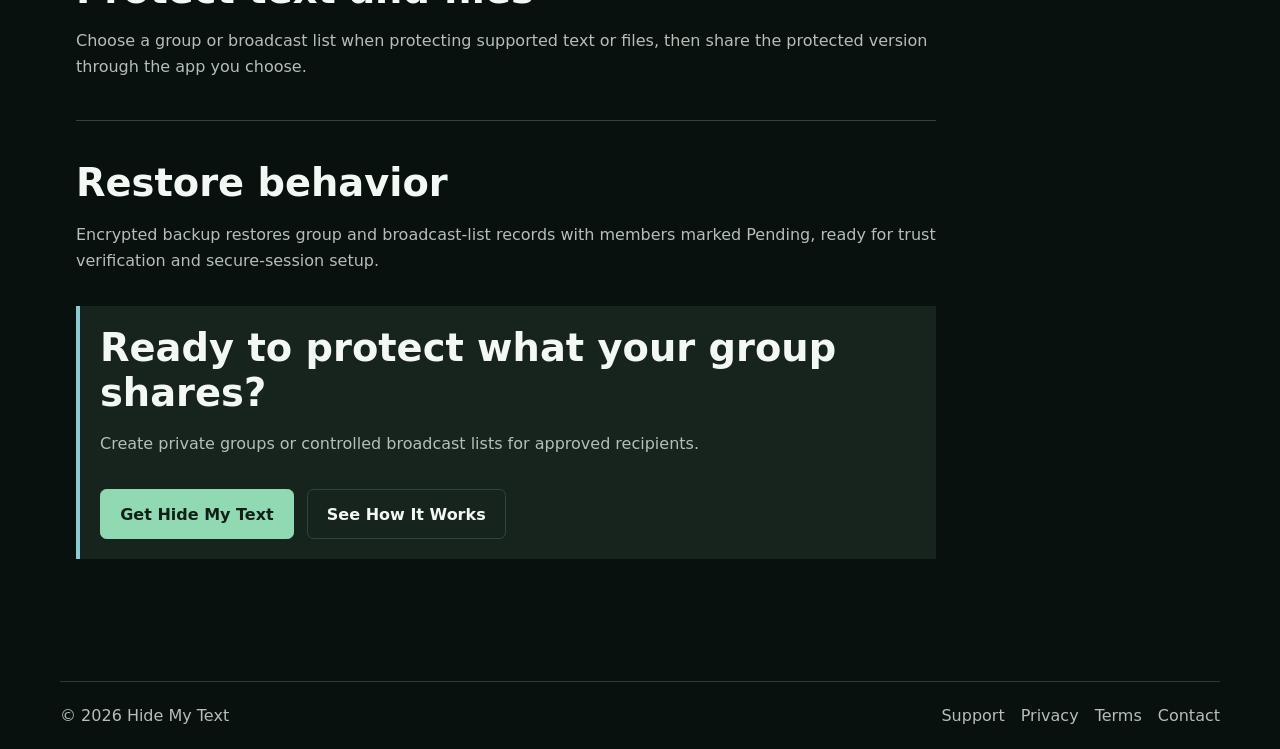
<file: groups-broadcast-lists.html>
<!doctype html>
<html lang="en">
<head>
  <meta charset="utf-8">
  <meta name="viewport" content="width=device-width, initial-scale=1">
  <title>Private Groups and Broadcast Lists - Hide My Text</title>
  <meta name="description" content="Learn how Hide My Text private groups and admin-controlled broadcast lists protect multi-recipient text and supported files on iPhone.">
  <meta name="robots" content="index,follow,max-image-preview:large,max-snippet:-1,max-video-preview:-1">
  <meta name="theme-color" content="#08110d">
  <meta name="apple-itunes-app" content="app-id=6783043802">
  <link rel="canonical" href="https://asafs88-solutions.github.io/hide-my-text-site/groups-broadcast-lists.html">
  <link rel="icon" type="image/png" href="assets/app-icon.png">
  <meta property="og:type" content="article"><meta property="og:locale" content="en_US"><meta property="og:site_name" content="Hide My Text">
  <meta property="og:title" content="Private Groups and Broadcast Lists"><meta property="og:description" content="Two controlled ways to protect content for multiple approved recipients.">
  <meta property="og:url" content="https://asafs88-solutions.github.io/hide-my-text-site/groups-broadcast-lists.html"><meta property="og:image" content="https://asafs88-solutions.github.io/hide-my-text-site/assets/groups-screen.png">
  <meta property="og:image:alt" content="Hide My Text private groups screen on iPhone">
  <meta property="og:image:width" content="1284"><meta property="og:image:height" content="2778">
  <meta name="twitter:card" content="summary"><meta name="twitter:title" content="Private Groups and Broadcast Lists">
  <meta name="twitter:description" content="Protect text and supported files for approved multi-recipient destinations."><meta name="twitter:image" content="https://asafs88-solutions.github.io/hide-my-text-site/assets/app-icon.png">
  <link rel="stylesheet" href="styles.css">
</head>
<body>
  <a class="skip-link" href="#main">Skip to content</a>
  <header class="site-header">
    <a class="brand" href="index.html" aria-label="Hide My Text home"><img src="assets/app-icon.png" width="1024" height="1024" alt=""><span>Hide My Text</span></a>
    <nav aria-label="Main navigation"><a href="how-it-works.html">How It Works</a><a href="security.html">Security</a><a href="faq.html">FAQ</a><a href="support.html">Support</a></nav>
  </header>

  <main class="page" id="main">
    <header>
      <p class="eyebrow">Multiple recipients</p>
      <h1>Protect what you share with a trusted group, or send controlled one-way updates.</h1>
      <p class="lead">Private groups support protected sharing among approved members. Broadcast lists help an administrator send protected updates to approved recipients.</p>
      <div class="actions"><a class="button" href="https://apps.apple.com/app/id6783043802">Get Hide My Text</a><a class="button secondary" href="how-it-works.html">See the Full Workflow</a></div>
    </header>

    <div class="content">
      <div class="comparison-grid">
        <article>
          <h2>Private group</h2>
          <p>Protect group text and supported files for approved members.</p>
        </article>
        <article id="broadcast-lists">
          <h2>Broadcast list</h2>
          <p>Send protected one-way updates to approved recipients from an admin-controlled list.</p>
        </article>
      </div>

      <section>
        <h2>Admin setup</h2>
        <ol class="steps">
          <li>Create the group or broadcast list and give it a clear local name.</li>
          <li>Add an existing trusted contact or create a time-limited destination invite.</li>
          <li>Review each response and compare the safety phrase before approval.</li>
          <li>Manage current members from the destination screen.</li>
          <li>Select the destination from <strong>Hide Text</strong> or <strong>Hide File</strong>.</li>
        </ol>
      </section>

      <section>
        <h2>Manage membership</h2>
        <p>Administrators can add approved members, remove members, and keep each Hide My Text destination aligned with the email, messaging, or collaboration group used for delivery.</p>
      </section>
      <section>
        <h2>Protect text and files</h2>
        <p>Choose a group or broadcast list when protecting supported text or files, then share the protected version through the app you choose.</p>
      </section>
      <section>
        <h2>Restore behavior</h2>
        <p>Encrypted backup restores group and broadcast-list records with members marked Pending, ready for trust verification and secure-session setup.</p>
      </section>
      <div class="callout">
        <h2>Ready to protect what your group shares?</h2>
        <p>Create private groups or controlled broadcast lists for approved recipients.</p>
        <div class="actions"><a class="button" href="https://apps.apple.com/app/id6783043802">Get Hide My Text</a><a class="button secondary" href="how-it-works.html">See How It Works</a></div>
      </div>
    </div>
  </main>
  <footer><span>&copy; 2026 Hide My Text</span><div class="footer-links"><a href="support.html">Support</a><a href="privacy.html">Privacy</a><a href="terms.html">Terms</a><a href="mailto:wearehidemytext@gmail.com">Contact</a></div></footer>
</body>
</html>
</file>
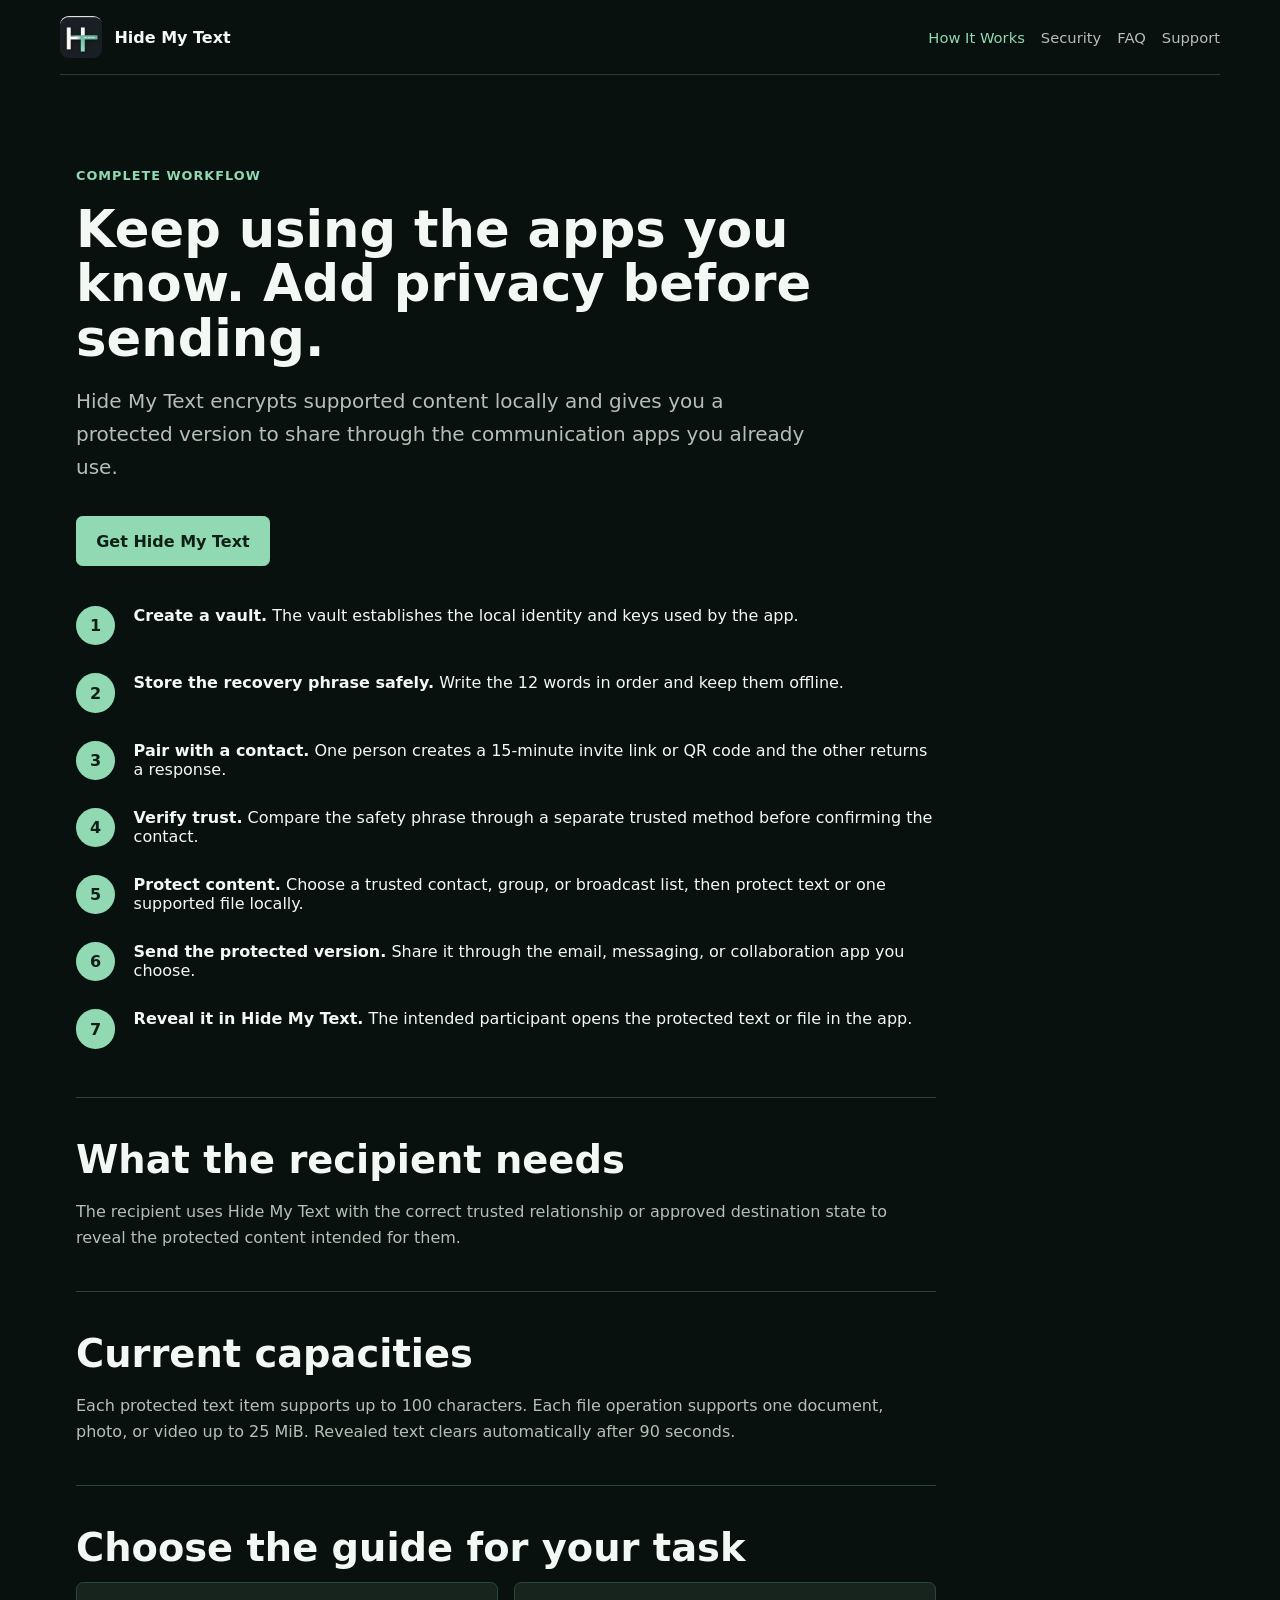
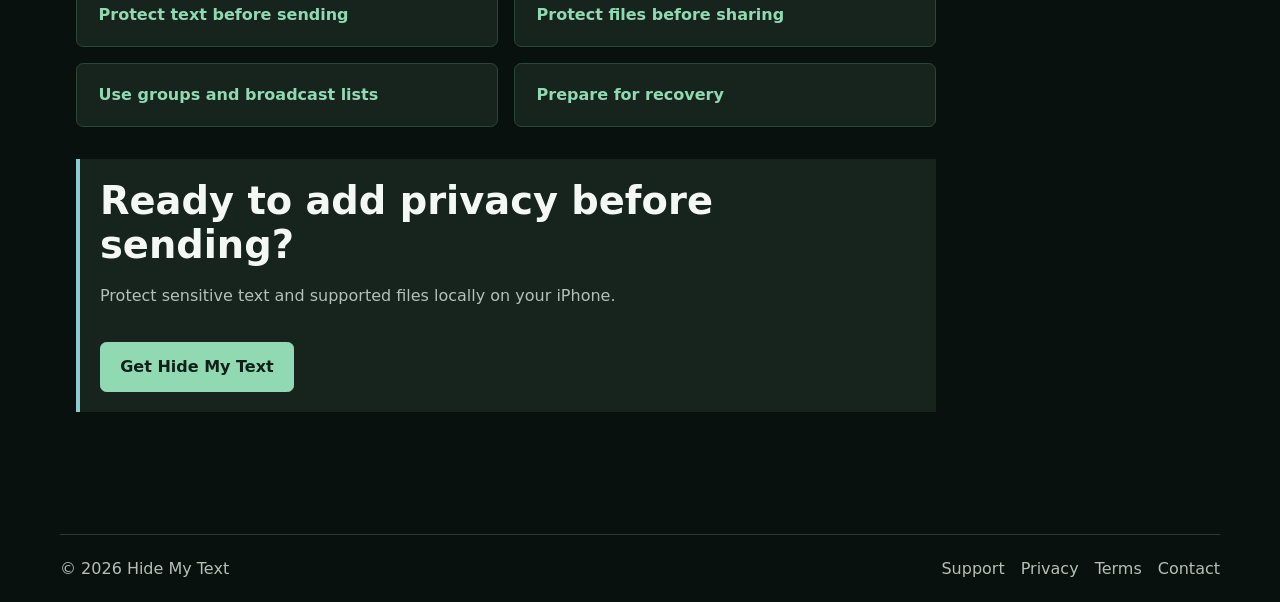
<file: how-it-works.html>
<!doctype html>
<html lang="en">
<head>
  <meta charset="utf-8">
  <meta name="viewport" content="width=device-width, initial-scale=1">
  <title>How Hide My Text Works: Protect, Send and Reveal</title>
  <meta name="description" content="Learn the complete Hide My Text workflow: create a vault, pair a contact, verify trust, protect content locally, send it, and reveal it on iPhone.">
  <meta name="robots" content="index,follow,max-image-preview:large,max-snippet:-1,max-video-preview:-1">
  <meta name="theme-color" content="#08110d">
  <meta name="apple-itunes-app" content="app-id=6783043802">
  <link rel="canonical" href="https://asafs88-solutions.github.io/hide-my-text-site/how-it-works.html">
  <link rel="icon" type="image/png" href="assets/app-icon.png">
  <meta property="og:type" content="article">
  <meta property="og:locale" content="en_US">
  <meta property="og:site_name" content="Hide My Text">
  <meta property="og:title" content="How Hide My Text Works">
  <meta property="og:description" content="Protect content locally, send it through another platform, and let the designated recipient reveal it.">
  <meta property="og:url" content="https://asafs88-solutions.github.io/hide-my-text-site/how-it-works.html">
  <meta property="og:image" content="https://asafs88-solutions.github.io/hide-my-text-site/assets/home-screen.png">
  <meta property="og:image:alt" content="Hide My Text home screen on iPhone">
  <meta property="og:image:width" content="1284"><meta property="og:image:height" content="2778">
  <meta name="twitter:card" content="summary"><meta name="twitter:title" content="How Hide My Text Works">
  <meta name="twitter:description" content="Create a vault, pair and verify trust, protect content locally, then send and reveal it."><meta name="twitter:image" content="https://asafs88-solutions.github.io/hide-my-text-site/assets/app-icon.png">
  <link rel="stylesheet" href="styles.css">
</head>
<body>
  <a class="skip-link" href="#main">Skip to content</a>
  <header class="site-header">
    <a class="brand" href="index.html" aria-label="Hide My Text home">
      <img src="assets/app-icon.png" width="1024" height="1024" alt="">
      <span>Hide My Text</span>
    </a>
    <nav aria-label="Main navigation">
      <a href="how-it-works.html" aria-current="page">How It Works</a>
      <a href="security.html">Security</a>
      <a href="faq.html">FAQ</a>
      <a href="support.html">Support</a>
    </nav>
  </header>

  <main class="page" id="main">
    <header>
      <p class="eyebrow">Complete workflow</p>
      <h1>Keep using the apps you know. Add privacy before sending.</h1>
      <p class="lead">Hide My Text encrypts supported content locally and gives you a protected version to share through the communication apps you already use.</p>
      <div class="actions"><a class="button" href="https://apps.apple.com/app/id6783043802">Get Hide My Text</a></div>
    </header>

    <div class="content">
      <ol class="steps">
        <li><strong>Create a vault.</strong> The vault establishes the local identity and keys used by the app.</li>
        <li><strong>Store the recovery phrase safely.</strong> Write the 12 words in order and keep them offline.</li>
        <li><strong>Pair with a contact.</strong> One person creates a 15-minute invite link or QR code and the other returns a response.</li>
        <li><strong>Verify trust.</strong> Compare the safety phrase through a separate trusted method before confirming the contact.</li>
        <li><strong>Protect content.</strong> Choose a trusted contact, group, or broadcast list, then protect text or one supported file locally.</li>
        <li><strong>Send the protected version.</strong> Share it through the email, messaging, or collaboration app you choose.</li>
        <li><strong>Reveal it in Hide My Text.</strong> The intended participant opens the protected text or file in the app.</li>
      </ol>

      <section>
        <h2>What the recipient needs</h2>
        <p>The recipient uses Hide My Text with the correct trusted relationship or approved destination state to reveal the protected content intended for them.</p>
      </section>
      <section>
        <h2>Current capacities</h2>
        <p>Each protected text item supports up to 100 characters. Each file operation supports one document, photo, or video up to 25 MiB. Revealed text clears automatically after 90 seconds.</p>
      </section>
      <section>
        <h2>Choose the guide for your task</h2>
        <div class="link-grid">
          <a href="encrypt-text.html">Protect text before sending</a>
          <a href="encrypt-files.html">Protect files before sharing</a>
          <a href="groups-broadcast-lists.html">Use groups and broadcast lists</a>
          <a href="recovery-backup.html">Prepare for recovery</a>
        </div>
      </section>
      <div class="callout">
        <h2>Ready to add privacy before sending?</h2>
        <p>Protect sensitive text and supported files locally on your iPhone.</p>
        <div class="actions"><a class="button" href="https://apps.apple.com/app/id6783043802">Get Hide My Text</a></div>
      </div>
    </div>
  </main>

  <footer>
    <span>&copy; 2026 Hide My Text</span>
    <div class="footer-links"><a href="support.html">Support</a><a href="privacy.html">Privacy</a><a href="terms.html">Terms</a><a href="mailto:wearehidemytext@gmail.com">Contact</a></div>
  </footer>
</body>
</html>
</file>
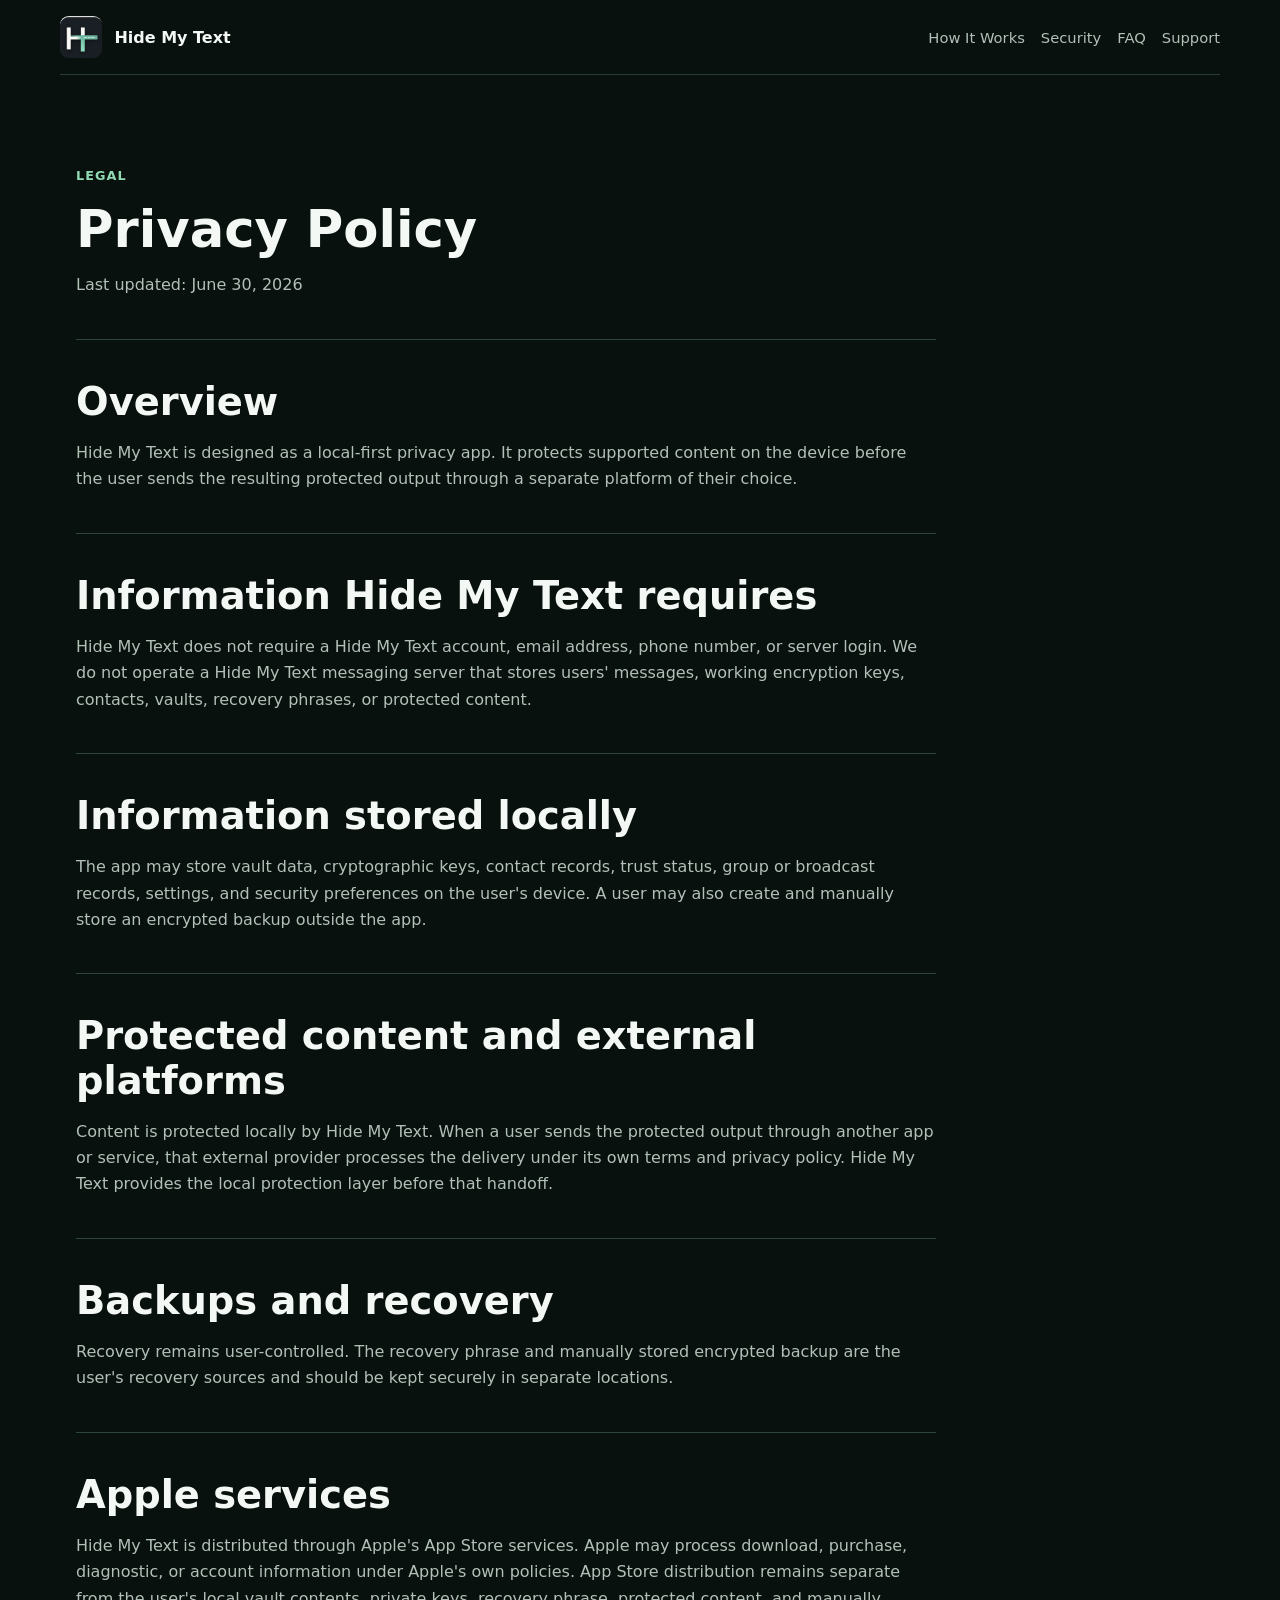
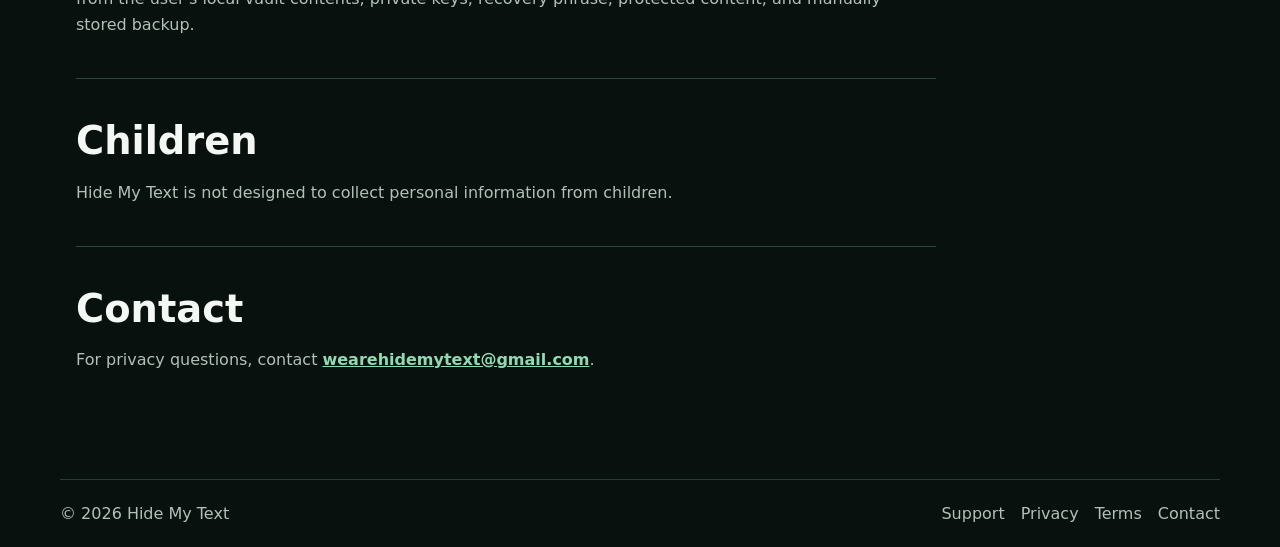
<file: privacy.html>
<!doctype html>
<html lang="en">
<head>
  <meta charset="utf-8">
  <meta name="viewport" content="width=device-width, initial-scale=1">
  <title>Privacy Policy - Hide My Text</title>
  <meta name="description" content="Read how Hide My Text handles local app data, protected content, recovery material, external sharing platforms, and Apple services.">
  <link rel="canonical" href="https://asafs88-solutions.github.io/hide-my-text-site/privacy.html">
  <link rel="icon" type="image/png" href="assets/app-icon.png">
  <meta name="robots" content="index,follow,max-image-preview:large,max-snippet:-1,max-video-preview:-1">
  <meta name="theme-color" content="#08110d">
  <meta name="apple-itunes-app" content="app-id=6783043802">
  <link rel="stylesheet" href="styles.css">
</head>
<body>
  <a class="skip-link" href="#main">Skip to content</a>
  <header class="site-header">
    <a class="brand" href="index.html" aria-label="Hide My Text home">
      <img src="assets/app-icon.png" width="1024" height="1024" alt="">
      <span>Hide My Text</span>
    </a>
    <nav aria-label="Main navigation">
      <a href="how-it-works.html">How It Works</a>
      <a href="security.html">Security</a>
      <a href="faq.html">FAQ</a>
      <a href="support.html">Support</a>
    </nav>
  </header>

  <main class="page" id="main">
    <header>
      <p class="eyebrow">Legal</p>
      <h1>Privacy Policy</h1>
      <p class="updated">Last updated: June 30, 2026</p>
    </header>

    <div class="content">
      <section>
        <h2>Overview</h2>
        <p>Hide My Text is designed as a local-first privacy app. It protects supported content on the device before the user sends the resulting protected output through a separate platform of their choice.</p>
      </section>
      <section>
        <h2>Information Hide My Text requires</h2>
        <p>Hide My Text does not require a Hide My Text account, email address, phone number, or server login. We do not operate a Hide My Text messaging server that stores users' messages, working encryption keys, contacts, vaults, recovery phrases, or protected content.</p>
      </section>
      <section>
        <h2>Information stored locally</h2>
        <p>The app may store vault data, cryptographic keys, contact records, trust status, group or broadcast records, settings, and security preferences on the user's device. A user may also create and manually store an encrypted backup outside the app.</p>
      </section>
      <section>
        <h2>Protected content and external platforms</h2>
        <p>Content is protected locally by Hide My Text. When a user sends the protected output through another app or service, that external provider processes the delivery under its own terms and privacy policy. Hide My Text provides the local protection layer before that handoff.</p>
      </section>
      <section>
        <h2>Backups and recovery</h2>
        <p>Recovery remains user-controlled. The recovery phrase and manually stored encrypted backup are the user's recovery sources and should be kept securely in separate locations.</p>
      </section>
      <section>
        <h2>Apple services</h2>
        <p>Hide My Text is distributed through Apple's App Store services. Apple may process download, purchase, diagnostic, or account information under Apple's own policies. App Store distribution remains separate from the user's local vault contents, private keys, recovery phrase, protected content, and manually stored backup.</p>
      </section>
      <section>
        <h2>Children</h2>
        <p>Hide My Text is not designed to collect personal information from children.</p>
      </section>
      <section>
        <h2>Contact</h2>
        <p>For privacy questions, contact <a href="mailto:wearehidemytext@gmail.com">wearehidemytext@gmail.com</a>.</p>
      </section>
    </div>
  </main>

  <footer>
    <span>&copy; 2026 Hide My Text</span>
    <div class="footer-links">
      <a href="support.html">Support</a>
      <a href="privacy.html">Privacy</a>
      <a href="terms.html">Terms</a>
      <a href="mailto:wearehidemytext@gmail.com">Contact</a>
    </div>
  </footer>
</body>
</html>
</file>
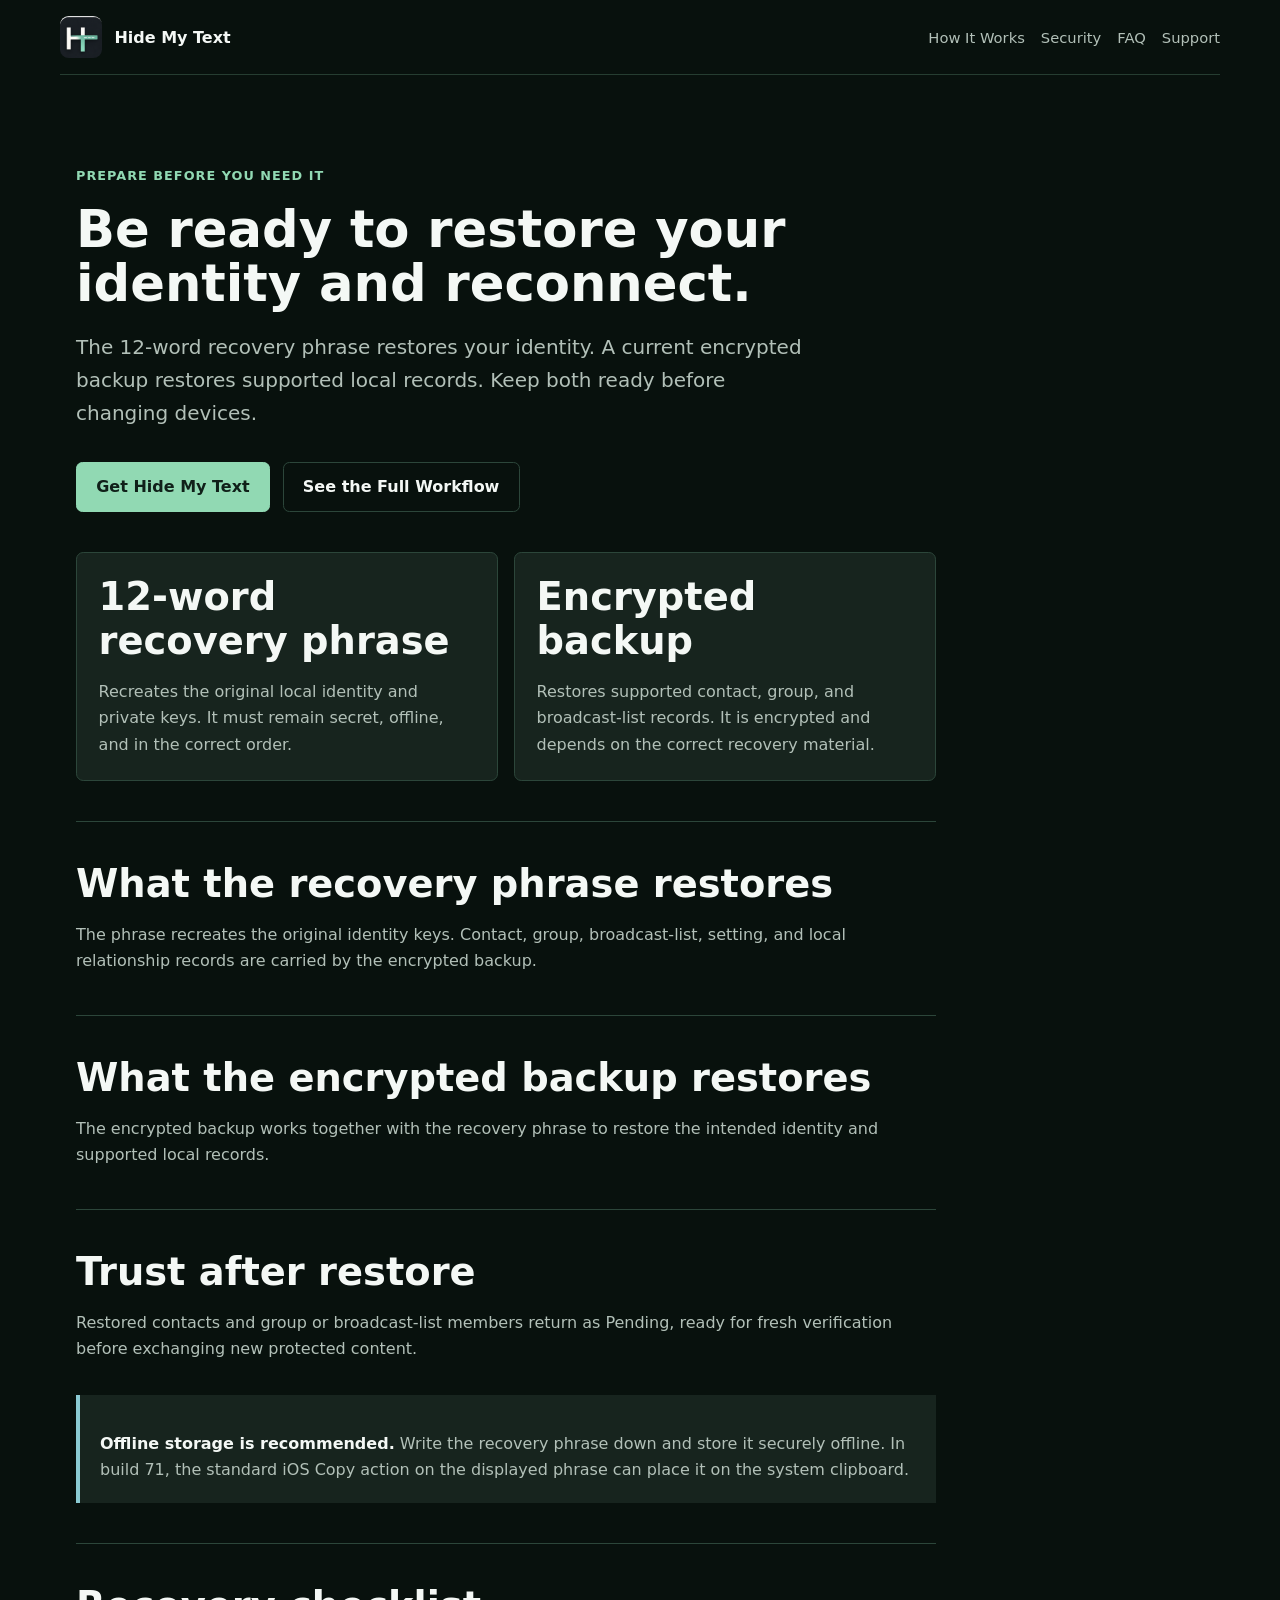
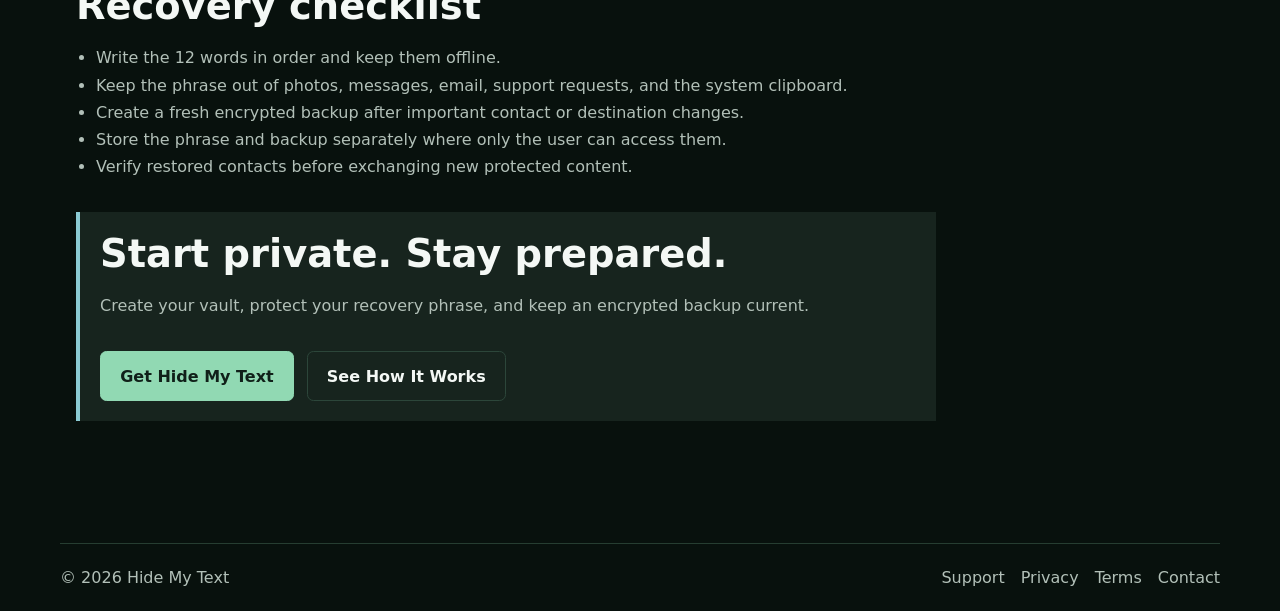
<file: recovery-backup.html>
<!doctype html>
<html lang="en">
<head>
  <meta charset="utf-8">
  <meta name="viewport" content="width=device-width, initial-scale=1">
  <title>Recovery Phrase and Encrypted Backup - Hide My Text</title>
  <meta name="description" content="Learn the difference between the Hide My Text 12-word recovery phrase and encrypted backup, what each restores, and how to prepare before changing iPhone.">
  <meta name="robots" content="index,follow,max-image-preview:large,max-snippet:-1,max-video-preview:-1">
  <meta name="theme-color" content="#08110d">
  <meta name="apple-itunes-app" content="app-id=6783043802">
  <link rel="canonical" href="https://asafs88-solutions.github.io/hide-my-text-site/recovery-backup.html">
  <link rel="icon" type="image/png" href="assets/app-icon.png">
  <meta property="og:type" content="article"><meta property="og:locale" content="en_US"><meta property="og:site_name" content="Hide My Text">
  <meta property="og:title" content="Recovery Phrase and Encrypted Backup"><meta property="og:description" content="Two recovery tools with different jobs. Learn why both matter.">
  <meta property="og:url" content="https://asafs88-solutions.github.io/hide-my-text-site/recovery-backup.html"><meta property="og:image" content="https://asafs88-solutions.github.io/hide-my-text-site/assets/home-screen.png">
  <meta property="og:image:alt" content="Hide My Text home screen on iPhone">
  <meta property="og:image:width" content="1284"><meta property="og:image:height" content="2778">
  <meta name="twitter:card" content="summary"><meta name="twitter:title" content="Recovery Phrase and Encrypted Backup">
  <meta name="twitter:description" content="Learn what each recovery tool restores and why both matter before changing iPhone."><meta name="twitter:image" content="https://asafs88-solutions.github.io/hide-my-text-site/assets/app-icon.png">
  <link rel="stylesheet" href="styles.css">
</head>
<body>
  <a class="skip-link" href="#main">Skip to content</a>
  <header class="site-header">
    <a class="brand" href="index.html" aria-label="Hide My Text home"><img src="assets/app-icon.png" width="1024" height="1024" alt=""><span>Hide My Text</span></a>
    <nav aria-label="Main navigation"><a href="how-it-works.html">How It Works</a><a href="security.html">Security</a><a href="faq.html">FAQ</a><a href="support.html">Support</a></nav>
  </header>

  <main class="page" id="main">
    <header>
      <p class="eyebrow">Prepare before you need it</p>
      <h1>Be ready to restore your identity and reconnect.</h1>
      <p class="lead">The 12-word recovery phrase restores your identity. A current encrypted backup restores supported local records. Keep both ready before changing devices.</p>
      <div class="actions"><a class="button" href="https://apps.apple.com/app/id6783043802">Get Hide My Text</a><a class="button secondary" href="how-it-works.html">See the Full Workflow</a></div>
    </header>
    <div class="content">
      <div class="comparison-grid">
        <article>
          <h2>12-word recovery phrase</h2>
          <p>Recreates the original local identity and private keys. It must remain secret, offline, and in the correct order.</p>
        </article>
        <article>
          <h2>Encrypted backup</h2>
          <p>Restores supported contact, group, and broadcast-list records. It is encrypted and depends on the correct recovery material.</p>
        </article>
      </div>
      <section>
        <h2>What the recovery phrase restores</h2>
        <p>The phrase recreates the original identity keys. Contact, group, broadcast-list, setting, and local relationship records are carried by the encrypted backup.</p>
      </section>
      <section>
        <h2>What the encrypted backup restores</h2>
        <p>The encrypted backup works together with the recovery phrase to restore the intended identity and supported local records.</p>
      </section>
      <section>
        <h2>Trust after restore</h2>
        <p>Restored contacts and group or broadcast-list members return as Pending, ready for fresh verification before exchanging new protected content.</p>
      </section>
      <div class="callout"><p><strong>Offline storage is recommended.</strong> Write the recovery phrase down and store it securely offline. In build 71, the standard iOS Copy action on the displayed phrase can place it on the system clipboard.</p></div>
      <section>
        <h2>Recovery checklist</h2>
        <ul>
          <li>Write the 12 words in order and keep them offline.</li>
          <li>Keep the phrase out of photos, messages, email, support requests, and the system clipboard.</li>
          <li>Create a fresh encrypted backup after important contact or destination changes.</li>
          <li>Store the phrase and backup separately where only the user can access them.</li>
          <li>Verify restored contacts before exchanging new protected content.</li>
        </ul>
      </section>
      <div class="callout">
        <h2>Start private. Stay prepared.</h2>
        <p>Create your vault, protect your recovery phrase, and keep an encrypted backup current.</p>
        <div class="actions"><a class="button" href="https://apps.apple.com/app/id6783043802">Get Hide My Text</a><a class="button secondary" href="how-it-works.html">See How It Works</a></div>
      </div>
    </div>
  </main>
  <footer><span>&copy; 2026 Hide My Text</span><div class="footer-links"><a href="support.html">Support</a><a href="privacy.html">Privacy</a><a href="terms.html">Terms</a><a href="mailto:wearehidemytext@gmail.com">Contact</a></div></footer>
</body>
</html>
</file>
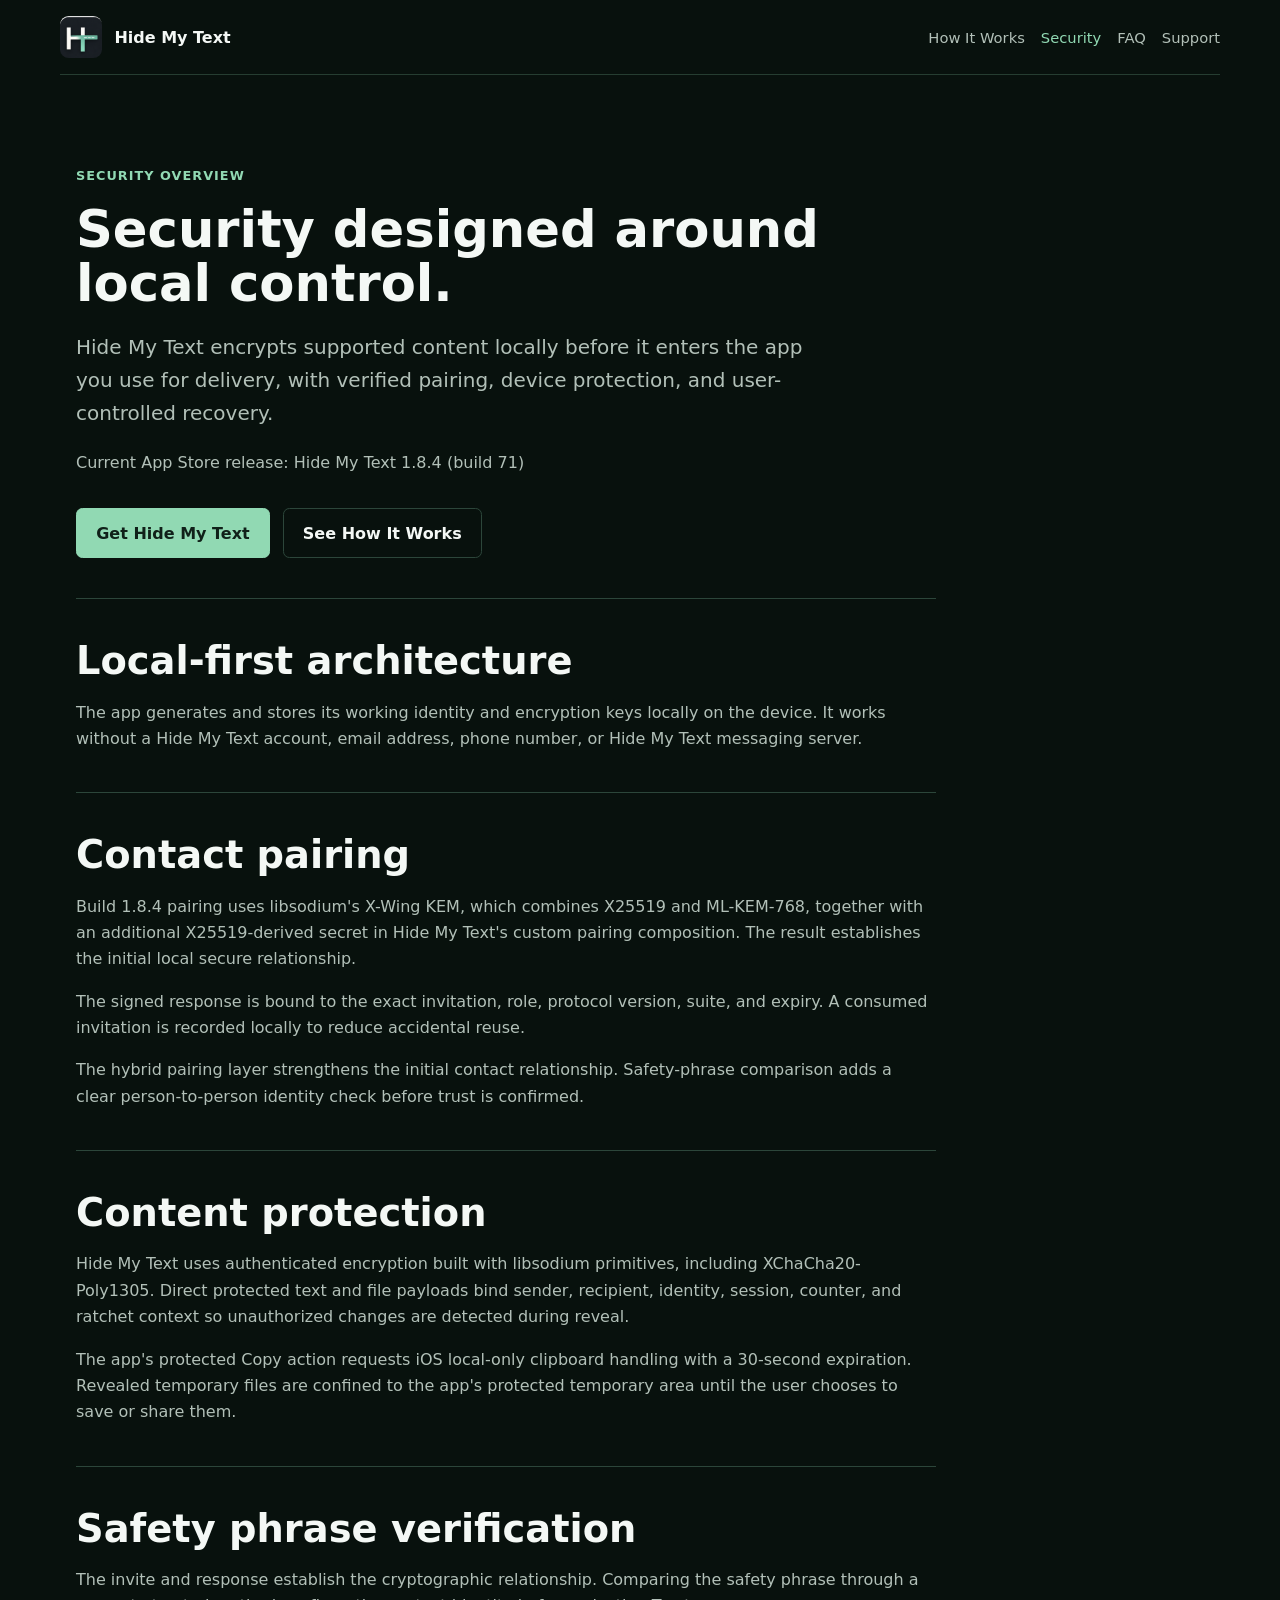
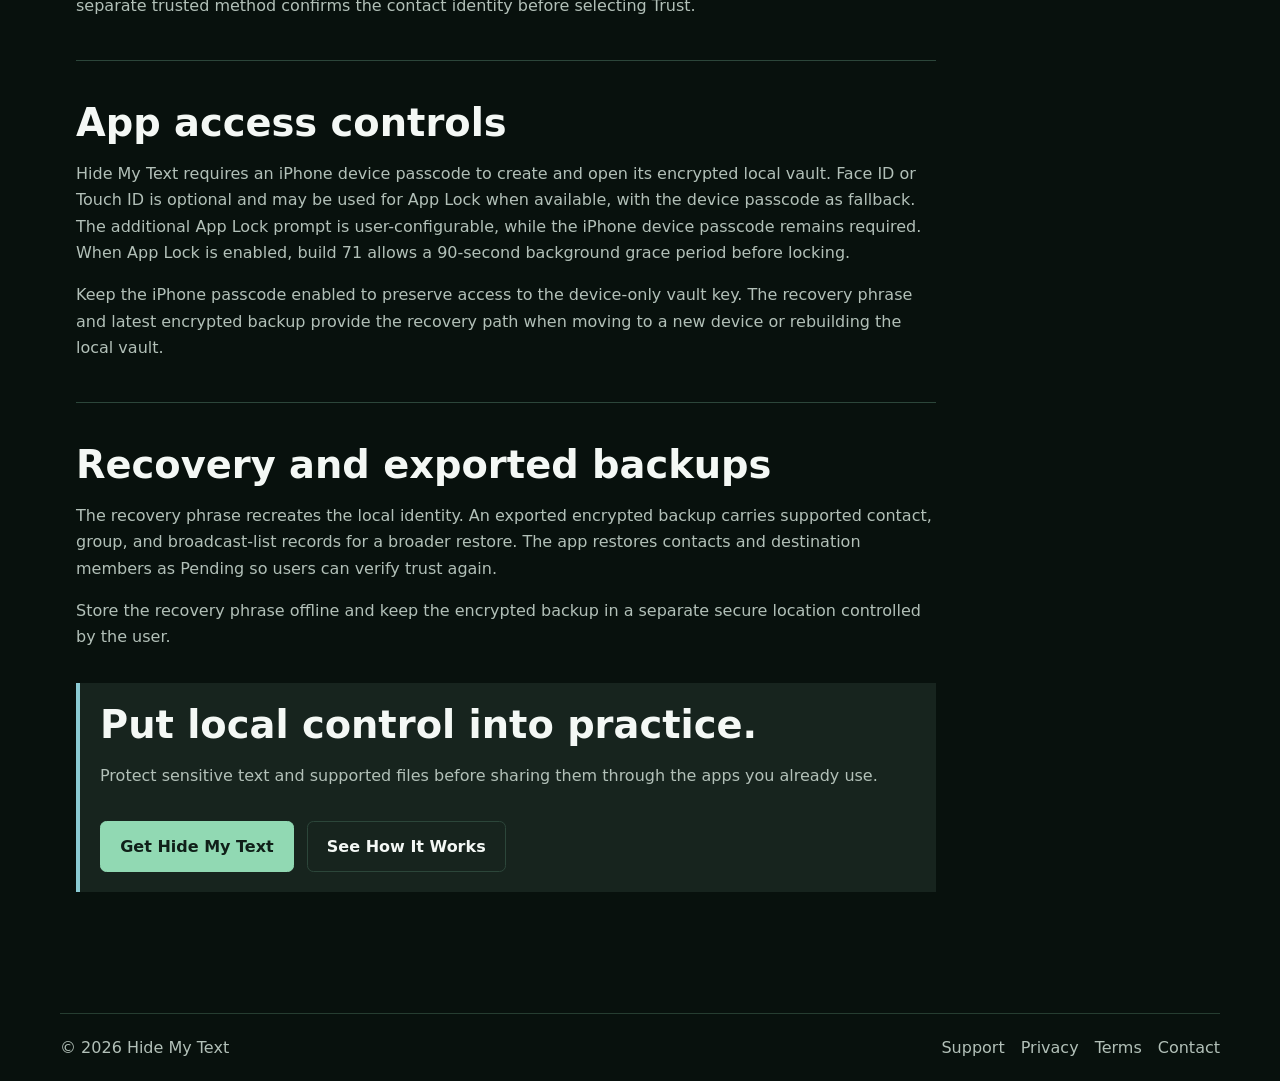
<file: security.html>
<!doctype html>
<html lang="en">
<head>
  <meta charset="utf-8">
  <meta name="viewport" content="width=device-width, initial-scale=1">
  <title>Hide My Text Security: Local Keys and Hybrid Pairing</title>
  <meta name="description" content="Understand Hide My Text local keys, hybrid contact pairing, authenticated content protection, safety phrases, app access, recovery, and encrypted backups.">
  <meta name="robots" content="index,follow,max-image-preview:large,max-snippet:-1,max-video-preview:-1">
  <meta name="theme-color" content="#08110d">
  <meta name="apple-itunes-app" content="app-id=6783043802">
  <link rel="canonical" href="https://asafs88-solutions.github.io/hide-my-text-site/security.html">
  <link rel="icon" type="image/png" href="assets/app-icon.png">
  <meta property="og:type" content="article"><meta property="og:locale" content="en_US"><meta property="og:site_name" content="Hide My Text">
  <meta property="og:title" content="Hide My Text Security Overview"><meta property="og:description" content="A clear view of the app's local-first architecture, hybrid pairing, authenticated encryption, and recovery controls.">
  <meta property="og:url" content="https://asafs88-solutions.github.io/hide-my-text-site/security.html"><meta property="og:image" content="https://asafs88-solutions.github.io/hide-my-text-site/assets/home-screen.png">
  <meta property="og:image:alt" content="Hide My Text home screen showing local privacy controls on iPhone">
  <meta property="og:image:width" content="1284"><meta property="og:image:height" content="2778">
  <meta name="twitter:card" content="summary"><meta name="twitter:title" content="Hide My Text Security Overview">
  <meta name="twitter:description" content="Local keys, hybrid pairing, authenticated content protection, app access, and recovery."><meta name="twitter:image" content="https://asafs88-solutions.github.io/hide-my-text-site/assets/app-icon.png">
  <link rel="stylesheet" href="styles.css">
</head>
<body>
  <a class="skip-link" href="#main">Skip to content</a>
  <header class="site-header">
    <a class="brand" href="index.html" aria-label="Hide My Text home"><img src="assets/app-icon.png" width="1024" height="1024" alt=""><span>Hide My Text</span></a>
    <nav aria-label="Main navigation"><a href="how-it-works.html">How It Works</a><a href="security.html" aria-current="page">Security</a><a href="faq.html">FAQ</a><a href="support.html">Support</a></nav>
  </header>

  <main class="page" id="main">
    <header>
      <p class="eyebrow">Security overview</p>
      <h1>Security designed around local control.</h1>
      <p class="lead">Hide My Text encrypts supported content locally before it enters the app you use for delivery, with verified pairing, device protection, and user-controlled recovery.</p>
      <p class="updated">Current App Store release: Hide My Text 1.8.4 (build 71)</p>
      <div class="actions"><a class="button" href="https://apps.apple.com/app/id6783043802">Get Hide My Text</a><a class="button secondary" href="how-it-works.html">See How It Works</a></div>
    </header>

    <div class="content">
      <section>
        <h2>Local-first architecture</h2>
        <p>The app generates and stores its working identity and encryption keys locally on the device. It works without a Hide My Text account, email address, phone number, or Hide My Text messaging server.</p>
      </section>
      <section>
        <h2>Contact pairing</h2>
        <p>Build 1.8.4 pairing uses libsodium's X-Wing KEM, which combines X25519 and ML-KEM-768, together with an additional X25519-derived secret in Hide My Text's custom pairing composition. The result establishes the initial local secure relationship.</p>
        <p>The signed response is bound to the exact invitation, role, protocol version, suite, and expiry. A consumed invitation is recorded locally to reduce accidental reuse.</p>
        <p>The hybrid pairing layer strengthens the initial contact relationship. Safety-phrase comparison adds a clear person-to-person identity check before trust is confirmed.</p>
      </section>
      <section>
        <h2>Content protection</h2>
        <p>Hide My Text uses authenticated encryption built with libsodium primitives, including XChaCha20-Poly1305. Direct protected text and file payloads bind sender, recipient, identity, session, counter, and ratchet context so unauthorized changes are detected during reveal.</p>
        <p>The app's protected Copy action requests iOS local-only clipboard handling with a 30-second expiration. Revealed temporary files are confined to the app's protected temporary area until the user chooses to save or share them.</p>
      </section>
      <section>
        <h2>Safety phrase verification</h2>
        <p>The invite and response establish the cryptographic relationship. Comparing the safety phrase through a separate trusted method confirms the contact identity before selecting Trust.</p>
      </section>
      <section>
        <h2>App access controls</h2>
        <p>Hide My Text requires an iPhone device passcode to create and open its encrypted local vault. Face ID or Touch ID is optional and may be used for App Lock when available, with the device passcode as fallback. The additional App Lock prompt is user-configurable, while the iPhone device passcode remains required. When App Lock is enabled, build 71 allows a 90-second background grace period before locking.</p>
        <p>Keep the iPhone passcode enabled to preserve access to the device-only vault key. The recovery phrase and latest encrypted backup provide the recovery path when moving to a new device or rebuilding the local vault.</p>
      </section>
      <section>
        <h2>Recovery and exported backups</h2>
        <p>The recovery phrase recreates the local identity. An exported encrypted backup carries supported contact, group, and broadcast-list records for a broader restore. The app restores contacts and destination members as Pending so users can verify trust again.</p>
        <p>Store the recovery phrase offline and keep the encrypted backup in a separate secure location controlled by the user.</p>
      </section>

      <div class="callout">
        <h2>Put local control into practice.</h2>
        <p>Protect sensitive text and supported files before sharing them through the apps you already use.</p>
        <div class="actions"><a class="button" href="https://apps.apple.com/app/id6783043802">Get Hide My Text</a><a class="button secondary" href="how-it-works.html">See How It Works</a></div>
      </div>

    </div>
  </main>
  <footer><span>&copy; 2026 Hide My Text</span><div class="footer-links"><a href="support.html">Support</a><a href="privacy.html">Privacy</a><a href="terms.html">Terms</a><a href="mailto:wearehidemytext@gmail.com">Contact</a></div></footer>
</body>
</html>
</file>
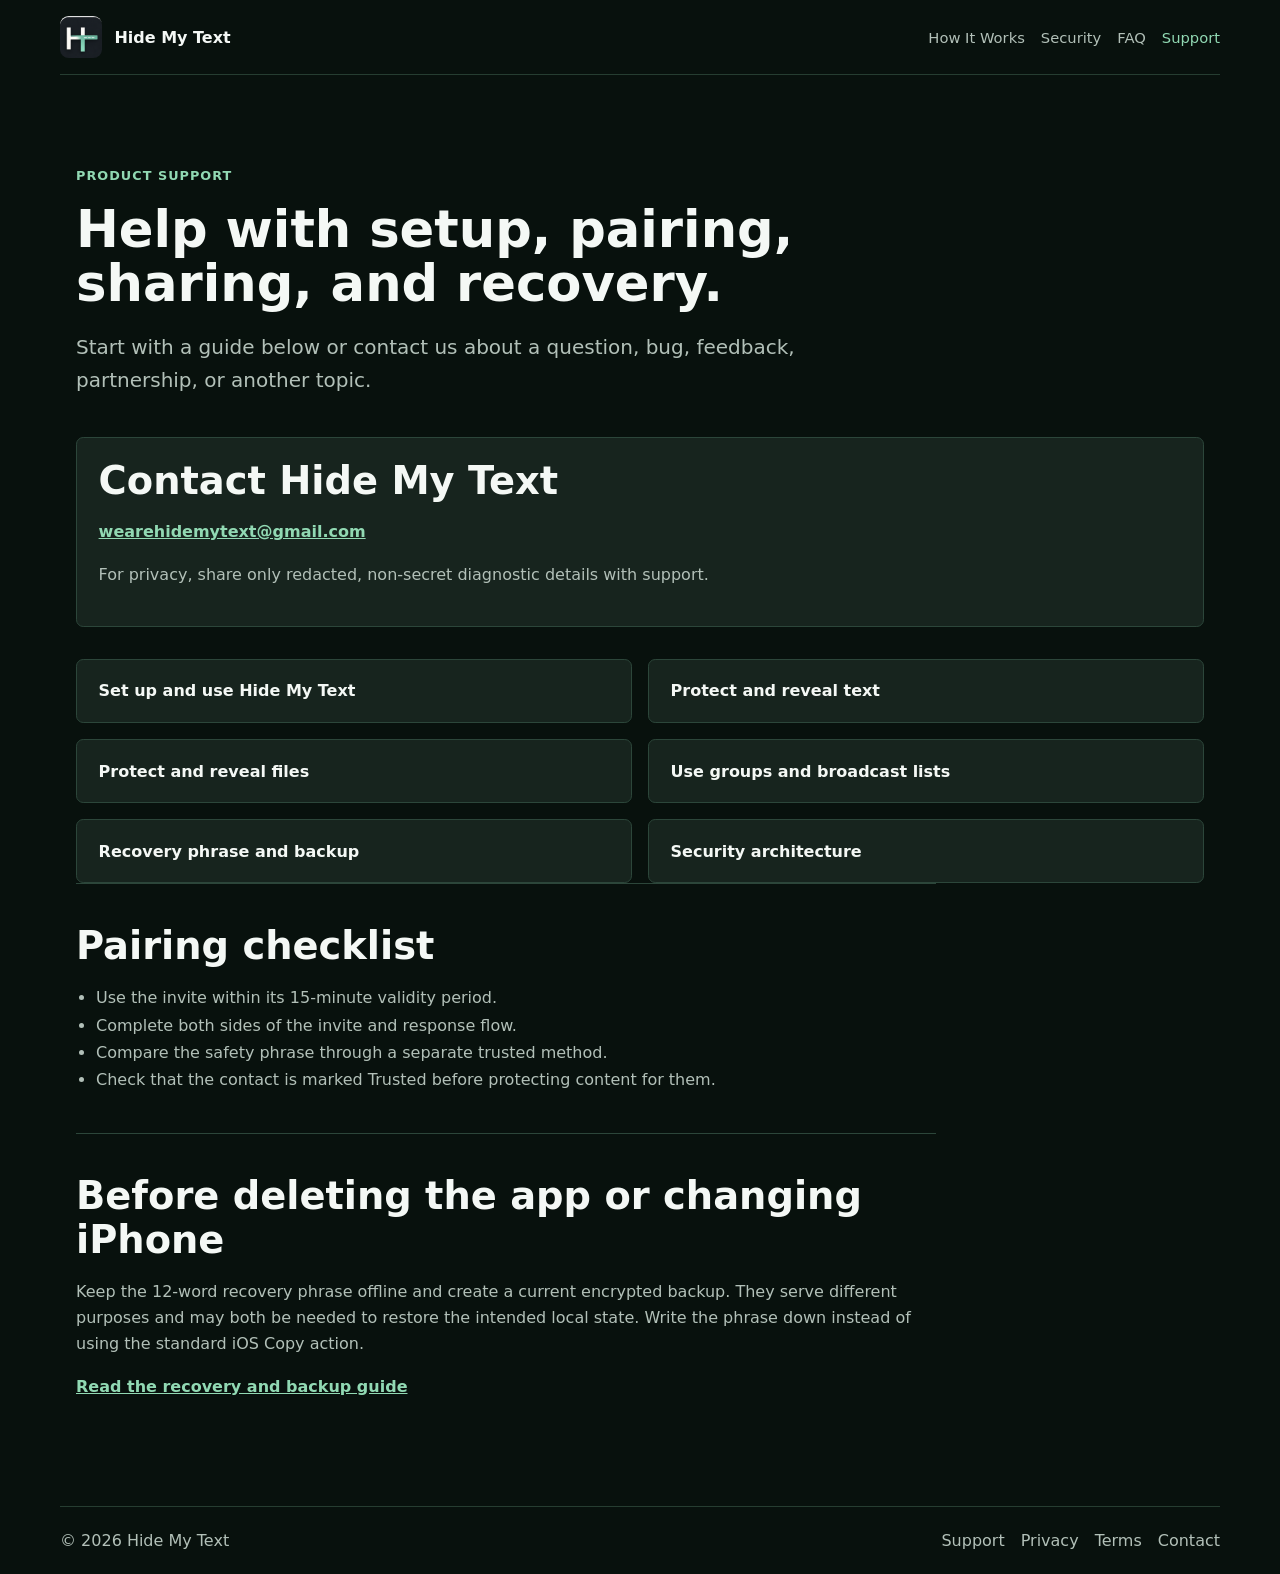
<file: support.html>
<!doctype html>
<html lang="en">
<head>
  <meta charset="utf-8">
  <meta name="viewport" content="width=device-width, initial-scale=1">
  <title>Hide My Text Support: Setup, Pairing and Recovery Help</title>
  <meta name="description" content="Get help with Hide My Text vault setup, contact pairing, protected text and files, groups, broadcast lists, backup, and recovery on iPhone.">
  <meta name="robots" content="index,follow,max-image-preview:large,max-snippet:-1,max-video-preview:-1">
  <meta name="theme-color" content="#08110d">
  <meta name="apple-itunes-app" content="app-id=6783043802">
  <link rel="canonical" href="https://asafs88-solutions.github.io/hide-my-text-site/support.html">
  <link rel="icon" type="image/png" href="assets/app-icon.png">
  <meta property="og:type" content="website">
  <meta property="og:locale" content="en_US">
  <meta property="og:site_name" content="Hide My Text">
  <meta property="og:title" content="Hide My Text Support">
  <meta property="og:description" content="Setup, pairing, protected sharing, backup, and recovery help for Hide My Text.">
  <meta property="og:url" content="https://asafs88-solutions.github.io/hide-my-text-site/support.html">
  <meta property="og:image" content="https://asafs88-solutions.github.io/hide-my-text-site/assets/app-icon.png">
  <meta property="og:image:alt" content="Hide My Text app icon">
  <meta property="og:image:width" content="1024"><meta property="og:image:height" content="1024">
  <meta name="twitter:card" content="summary"><meta name="twitter:title" content="Hide My Text Support">
  <meta name="twitter:description" content="Setup, pairing, protected sharing, backup, and recovery help for Hide My Text."><meta name="twitter:image" content="https://asafs88-solutions.github.io/hide-my-text-site/assets/app-icon.png">
  <link rel="stylesheet" href="styles.css">
</head>
<body>
  <a class="skip-link" href="#main">Skip to content</a>
  <header class="site-header">
    <a class="brand" href="index.html" aria-label="Hide My Text home">
      <img src="assets/app-icon.png" width="1024" height="1024" alt="">
      <span>Hide My Text</span>
    </a>
    <nav aria-label="Main navigation">
      <a href="how-it-works.html">How It Works</a>
      <a href="security.html">Security</a>
      <a href="faq.html">FAQ</a>
      <a href="support.html" aria-current="page">Support</a>
    </nav>
  </header>

  <main class="page" id="main">
    <header>
      <p class="eyebrow">Product support</p>
      <h1>Help with setup, pairing, sharing, and recovery.</h1>
      <p class="lead">Start with a guide below or contact us about a question, bug, feedback, partnership, or another topic.</p>
    </header>

    <div class="contact-panel">
      <h2>Contact Hide My Text</h2>
      <p><a href="mailto:wearehidemytext@gmail.com">wearehidemytext@gmail.com</a></p>
      <p class="muted-copy">For privacy, share only redacted, non-secret diagnostic details with support.</p>
    </div>

    <div class="link-grid" aria-label="Support guides">
      <a href="how-it-works.html">Set up and use Hide My Text</a>
      <a href="encrypt-text.html">Protect and reveal text</a>
      <a href="encrypt-files.html">Protect and reveal files</a>
      <a href="groups-broadcast-lists.html">Use groups and broadcast lists</a>
      <a href="recovery-backup.html">Recovery phrase and backup</a>
      <a href="security.html">Security architecture</a>
    </div>

    <div class="content">
      <section>
        <h2>Pairing checklist</h2>
        <ul>
          <li>Use the invite within its 15-minute validity period.</li>
          <li>Complete both sides of the invite and response flow.</li>
          <li>Compare the safety phrase through a separate trusted method.</li>
          <li>Check that the contact is marked Trusted before protecting content for them.</li>
        </ul>
      </section>
      <section>
        <h2>Before deleting the app or changing iPhone</h2>
        <p>Keep the 12-word recovery phrase offline and create a current encrypted backup. They serve different purposes and may both be needed to restore the intended local state. Write the phrase down instead of using the standard iOS Copy action.</p>
        <p><a href="recovery-backup.html">Read the recovery and backup guide</a></p>
      </section>
    </div>
  </main>

  <footer>
    <span>&copy; 2026 Hide My Text</span>
    <div class="footer-links">
      <a href="support.html">Support</a>
      <a href="privacy.html">Privacy</a>
      <a href="terms.html">Terms</a>
      <a href="mailto:wearehidemytext@gmail.com">Contact</a>
    </div>
  </footer>
</body>
</html>
</file>
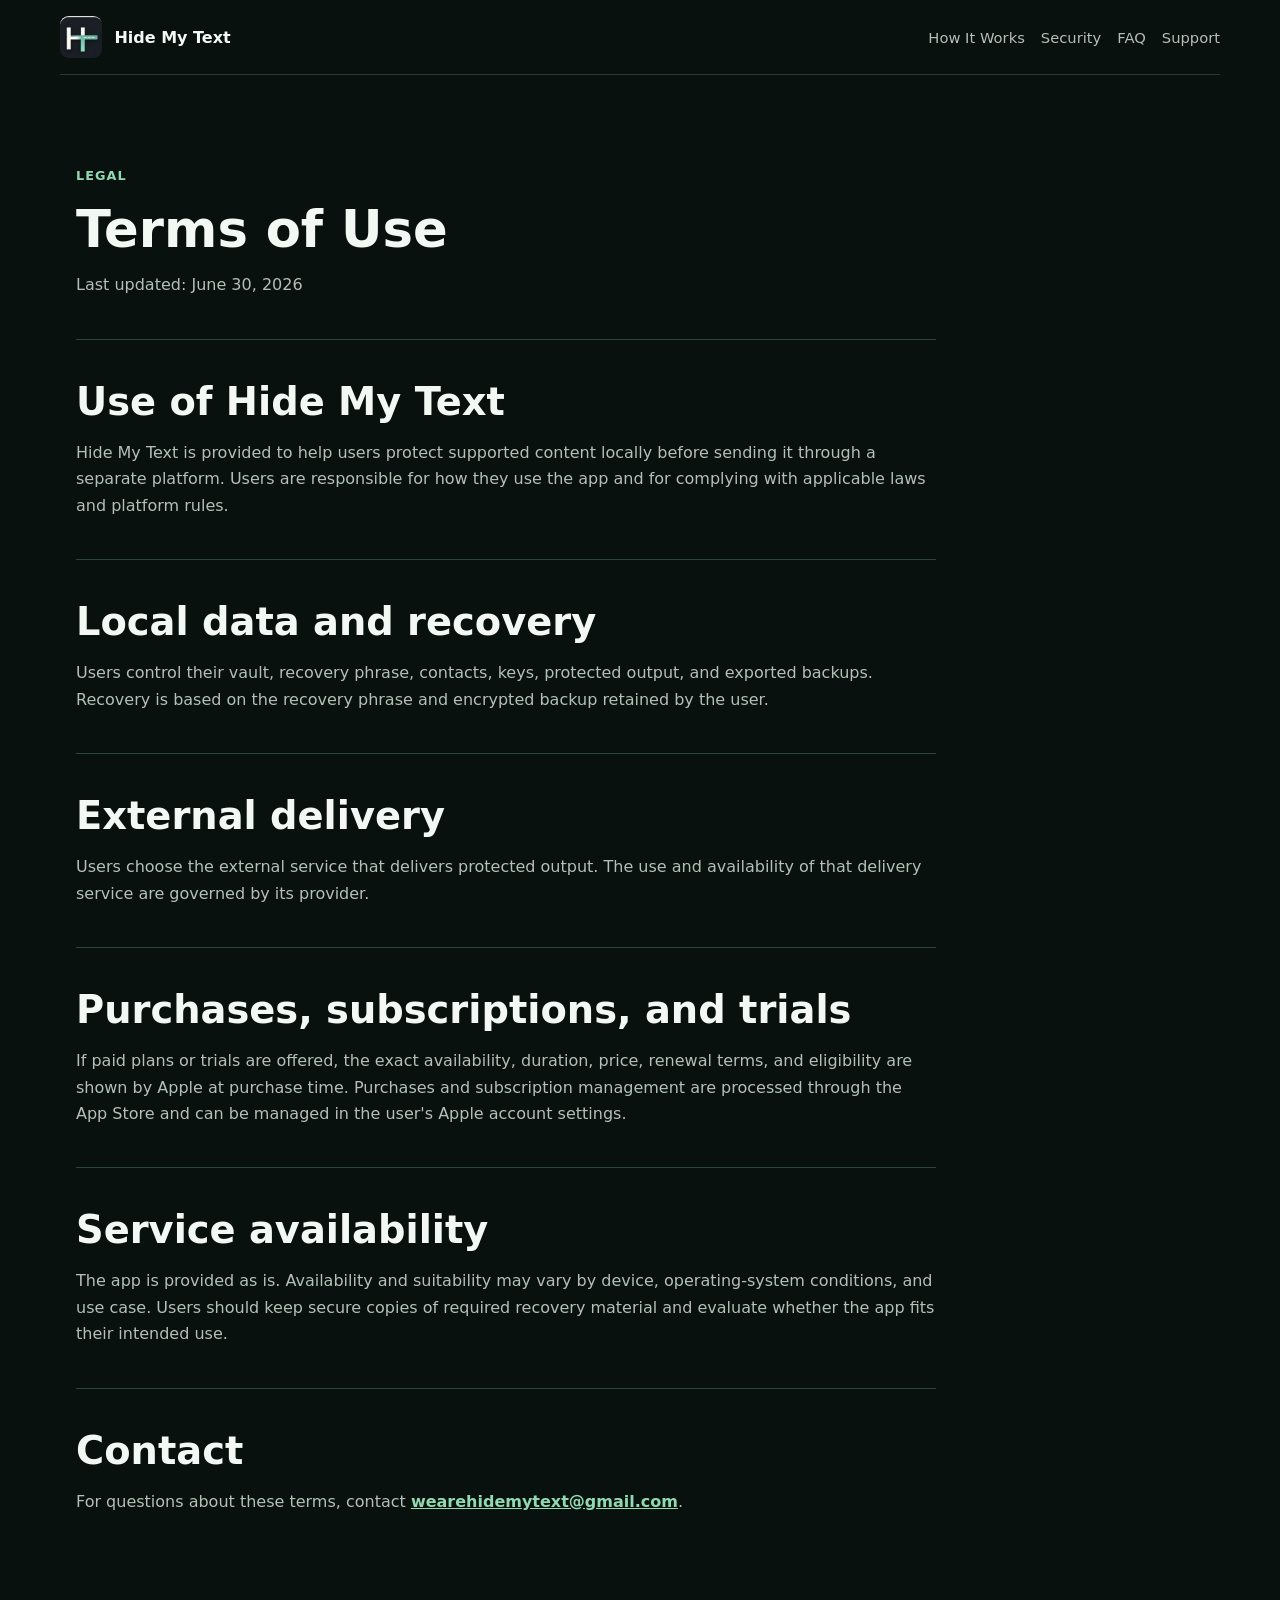
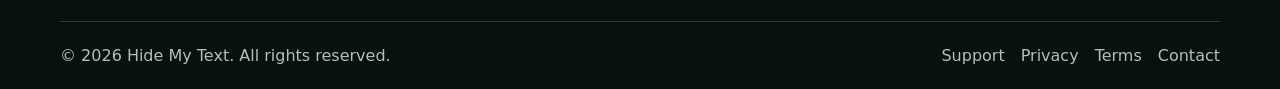
<file: terms.html>
<!doctype html>
<html lang="en">
<head>
  <meta charset="utf-8">
  <meta name="viewport" content="width=device-width, initial-scale=1">
  <title>Terms of Use - Hide My Text</title>
  <meta name="description" content="Terms for using Hide My Text, including user responsibility, local data, recovery material, availability, and Apple-managed purchases.">
  <link rel="canonical" href="https://asafs88-solutions.github.io/hide-my-text-site/terms.html">
  <link rel="icon" type="image/png" href="assets/app-icon.png">
  <meta name="robots" content="index,follow,max-image-preview:large,max-snippet:-1,max-video-preview:-1">
  <meta name="theme-color" content="#08110d">
  <meta name="apple-itunes-app" content="app-id=6783043802">
  <link rel="stylesheet" href="styles.css">
</head>
<body>
  <a class="skip-link" href="#main">Skip to content</a>
  <header class="site-header">
    <a class="brand" href="index.html" aria-label="Hide My Text home">
      <img src="assets/app-icon.png" width="1024" height="1024" alt="">
      <span>Hide My Text</span>
    </a>
    <nav aria-label="Main navigation">
      <a href="how-it-works.html">How It Works</a>
      <a href="security.html">Security</a>
      <a href="faq.html">FAQ</a>
      <a href="support.html">Support</a>
    </nav>
  </header>

  <main class="page" id="main">
    <header>
      <p class="eyebrow">Legal</p>
      <h1>Terms of Use</h1>
      <p class="updated">Last updated: June 30, 2026</p>
    </header>

    <div class="content">
      <section>
        <h2>Use of Hide My Text</h2>
        <p>Hide My Text is provided to help users protect supported content locally before sending it through a separate platform. Users are responsible for how they use the app and for complying with applicable laws and platform rules.</p>
      </section>
      <section>
        <h2>Local data and recovery</h2>
        <p>Users control their vault, recovery phrase, contacts, keys, protected output, and exported backups. Recovery is based on the recovery phrase and encrypted backup retained by the user.</p>
      </section>
      <section>
        <h2>External delivery</h2>
        <p>Users choose the external service that delivers protected output. The use and availability of that delivery service are governed by its provider.</p>
      </section>
      <section>
        <h2>Purchases, subscriptions, and trials</h2>
        <p>If paid plans or trials are offered, the exact availability, duration, price, renewal terms, and eligibility are shown by Apple at purchase time. Purchases and subscription management are processed through the App Store and can be managed in the user's Apple account settings.</p>
      </section>
      <section>
        <h2>Service availability</h2>
        <p>The app is provided as is. Availability and suitability may vary by device, operating-system conditions, and use case. Users should keep secure copies of required recovery material and evaluate whether the app fits their intended use.</p>
      </section>
      <section>
        <h2>Contact</h2>
        <p>For questions about these terms, contact <a href="mailto:wearehidemytext@gmail.com">wearehidemytext@gmail.com</a>.</p>
      </section>
    </div>
  </main>

  <footer>
    <span>&copy; 2026 Hide My Text. All rights reserved.</span>
    <div class="footer-links">
      <a href="support.html">Support</a>
      <a href="privacy.html">Privacy</a>
      <a href="terms.html">Terms</a>
      <a href="mailto:wearehidemytext@gmail.com">Contact</a>
    </div>
  </footer>
</body>
</html>
</file>
<file: styles.css>
:root {
  color-scheme: dark;
  --bg: #08110d;
  --surface: #101b16;
  --surface-raised: #17241e;
  --surface-light: #eef6f1;
  --text: #f4f8f5;
  --text-dark: #102019;
  --muted: #b2c0b8;
  --muted-dark: #53645b;
  --line: #2c463a;
  --accent: #91d9b3;
  --accent-strong: #5bc78f;
  --accent-on-light: #24734f;
  --cyan: #8bcbd3;
  --max: 1160px;
}

* {
  box-sizing: border-box;
}

html {
  scroll-behavior: smooth;
}

body {
  margin: 0;
  min-height: 100vh;
  font-family: Inter, ui-sans-serif, system-ui, -apple-system, BlinkMacSystemFont, "Segoe UI", sans-serif;
  background: var(--bg);
  color: var(--text);
}

img {
  display: block;
  max-width: 100%;
}

a {
  color: inherit;
}

.skip-link {
  position: absolute;
  top: -5rem;
  left: 1rem;
  z-index: 10;
  padding: 0.75rem 1rem;
  background: var(--accent);
  color: var(--text-dark);
  font-weight: 800;
}

.skip-link:focus {
  top: 1rem;
}

.site-header {
  display: flex;
  align-items: center;
  justify-content: space-between;
  gap: 1.25rem;
  width: min(var(--max), calc(100% - 2rem));
  margin: 0 auto;
  padding: 1rem 0;
  border-bottom: 1px solid rgba(145, 217, 179, 0.22);
}

.brand {
  display: inline-flex;
  align-items: center;
  gap: 0.75rem;
  flex: 0 0 auto;
  font-weight: 800;
  text-decoration: none;
}

.brand img {
  width: 2.65rem;
  height: 2.65rem;
  border-radius: 0.55rem;
}

nav {
  display: flex;
  align-items: center;
  justify-content: flex-end;
  gap: 0.35rem 1rem;
  flex-wrap: wrap;
  color: var(--muted);
  font-size: 0.92rem;
}

nav a,
footer a,
.text-link {
  text-decoration: none;
}

nav a:hover,
nav a:focus-visible,
nav a[aria-current="page"],
footer a:hover,
footer a:focus-visible,
.text-link:hover,
.text-link:focus-visible {
  color: var(--accent);
}

.hero {
  display: grid;
  grid-template-columns: minmax(0, 1.15fr) minmax(260px, 0.65fr);
  align-items: center;
  gap: clamp(2rem, 6vw, 5rem);
  width: min(var(--max), calc(100% - 2rem));
  min-height: 78vh;
  margin: 0 auto;
  padding: clamp(3.25rem, 8vw, 7rem) 0 3rem;
}

.hero-copy {
  min-width: 0;
  width: 100%;
  max-width: 760px;
}

.hero-media {
  display: grid;
  min-width: 0;
  max-width: 100%;
  justify-items: center;
  align-self: center;
  padding: 1rem 1rem 2rem;
  overflow: visible;
}

.iphone-frame {
  position: relative;
  width: min(100%, 318px);
  padding: 10px;
  border: 3px solid #8c928f;
  border-radius: 58px;
  background: #090d0b;
  box-shadow:
    0 0 0 1px rgba(238, 244, 240, 0.28),
    inset 0 0 0 2px #242a27,
    0 1.5rem 2.5rem rgba(0, 0, 0, 0.35);
}

.iphone-frame img {
  display: block;
  width: 100%;
  height: auto;
  border-radius: 46px;
}

.iphone-island {
  position: absolute;
  z-index: 2;
  top: 20px;
  left: 50%;
  width: 84px;
  height: 24px;
  border: 1px solid #151917;
  border-radius: 999px;
  background: #000;
  transform: translateX(-50%);
}

.iphone-button {
  position: absolute;
  width: 4px;
  border-radius: 3px;
  background: #7d847f;
}

.iphone-button-action {
  top: 112px;
  left: -7px;
  height: 30px;
}

.iphone-button-volume-up {
  top: 158px;
  left: -7px;
  height: 48px;
}

.iphone-button-volume-down {
  top: 218px;
  left: -7px;
  height: 48px;
}

.iphone-button-side {
  top: 174px;
  right: -7px;
  height: 76px;
}

.eyebrow {
  margin: 0 0 1rem;
  color: var(--accent);
  font-size: 0.8rem;
  font-weight: 800;
  letter-spacing: 0.08em;
  text-transform: uppercase;
}

h1,
h2,
h3 {
  letter-spacing: 0;
}

h1 {
  margin: 0;
  max-width: 820px;
  font-size: clamp(2.65rem, 7vw, 5.6rem);
  line-height: 0.98;
}

h2 {
  margin: 0 0 0.75rem;
  font-size: clamp(1.65rem, 3vw, 2.5rem);
  line-height: 1.15;
}

h3 {
  margin: 1.5rem 0 0.45rem;
  color: var(--accent);
  font-size: 1.05rem;
}

p {
  line-height: 1.65;
}

.lead {
  max-width: 740px;
  color: var(--muted);
  font-size: clamp(1.05rem, 2vw, 1.25rem);
}

.actions {
  display: flex;
  flex-wrap: wrap;
  gap: 0.8rem;
  margin-top: 2rem;
}

.button {
  display: inline-flex;
  align-items: center;
  justify-content: center;
  min-height: 3.15rem;
  padding: 0 1.2rem;
  border: 1px solid var(--accent);
  border-radius: 0.4rem;
  background: var(--accent);
  color: var(--text-dark);
  font-weight: 800;
  text-decoration: none;
}

.button:hover,
.button:focus-visible {
  background: var(--accent-strong);
  border-color: var(--accent-strong);
}

.button.secondary {
  background: transparent;
  color: var(--text);
  border-color: var(--line);
}

.button.secondary:hover,
.button.secondary:focus-visible {
  border-color: var(--accent);
  color: var(--accent);
}

.band {
  padding: clamp(3.5rem, 7vw, 6rem) 1rem;
}

.band.light {
  background: var(--surface-light);
  color: var(--text-dark);
}

.band.muted {
  background: var(--surface);
}

.band-inner,
.page {
  width: min(var(--max), 100%);
  margin: 0 auto;
}

.section-heading {
  max-width: 760px;
  margin-bottom: 2rem;
}

.section-heading p,
.band.light .muted-copy {
  color: var(--muted-dark);
}

.band:not(.light) .section-heading .eyebrow {
  color: var(--accent);
}

.principles,
.use-cases,
.guide-grid,
.comparison-grid,
.link-grid {
  display: grid;
  gap: 1rem;
}

.principles {
  grid-template-columns: repeat(3, minmax(0, 1fr));
}

.principles article,
.use-cases article,
.guide-grid article,
.comparison-grid article,
.link-grid a {
  padding: 1.35rem;
  border: 1px solid var(--line);
  border-radius: 0.45rem;
  background: var(--surface-raised);
}

.band.light .principles article,
.band.light .use-cases article,
.band.light .guide-grid article,
.band.light .comparison-grid article,
.band.light .link-grid a {
  border-color: #c9d8d0;
  background: #ffffff;
}

.band.light h3,
.band.light .text-link,
.band.light .text-link:hover,
.band.light .text-link:focus-visible {
  color: var(--accent-on-light);
}

.principles p,
.use-cases p,
.guide-grid p,
.comparison-grid p {
  margin-bottom: 0;
  color: var(--muted);
}

.band.light .principles p,
.band.light .use-cases p,
.band.light .guide-grid p,
.band.light .comparison-grid p {
  color: var(--muted-dark);
}

.use-cases {
  grid-template-columns: repeat(2, minmax(0, 1fr));
}

.guide-grid {
  grid-template-columns: repeat(3, minmax(0, 1fr));
}

.comparison-grid {
  grid-template-columns: repeat(2, minmax(0, 1fr));
}

.split {
  display: grid;
  grid-template-columns: minmax(0, 1fr) minmax(240px, 0.7fr);
  align-items: center;
  gap: clamp(2rem, 6vw, 5rem);
}

.product-shot {
  display: block;
  width: min(100%, 330px);
  height: auto;
  margin-inline: auto;
  border-radius: 2rem;
  filter: drop-shadow(0 1.25rem 2rem rgba(0, 0, 0, 0.28));
}

.iphone-frame-secondary {
  width: min(100%, 300px);
  margin-inline: auto;
}

.steps {
  margin: 2rem 0;
  padding: 0;
  list-style: none;
  counter-reset: steps;
}

.steps li {
  position: relative;
  min-height: 3rem;
  margin: 0 0 1.2rem;
  padding-left: 3.6rem;
  counter-increment: steps;
}

.steps li::before {
  content: counter(steps);
  position: absolute;
  top: 0;
  left: 0;
  display: grid;
  width: 2.45rem;
  height: 2.45rem;
  place-items: center;
  border-radius: 50%;
  background: var(--accent);
  color: var(--text-dark);
  font-weight: 900;
}

.page {
  padding: clamp(3rem, 7vw, 6rem) 1rem;
}

.page > header {
  max-width: 820px;
  margin-bottom: 2.5rem;
}

.page h1 {
  margin-bottom: 1rem;
  max-width: 760px;
  font-size: clamp(2.25rem, 4vw, 3.5rem);
  line-height: 1.06;
}

.content {
  max-width: 860px;
}

.content section {
  margin-top: 2.5rem;
  padding-top: 2.5rem;
  border-top: 1px solid var(--line);
}

.content > section:first-child {
  margin-top: 0;
}

.content p,
.updated,
.muted-copy {
  color: var(--muted);
}

.content ul {
  padding-left: 1.25rem;
  color: var(--muted);
  line-height: 1.7;
}

.contact-panel {
  margin: 2rem 0;
  padding: 1.35rem;
  border: 1px solid var(--line);
  border-radius: 0.45rem;
  background: var(--surface-raised);
}

.contact-panel a,
.content a:not(.button) {
  color: var(--accent);
  font-weight: 750;
}

.callout {
  margin: 2rem 0;
  padding: 1.25rem;
  border-left: 4px solid var(--cyan);
  background: var(--surface-raised);
}

.callout p:last-child {
  margin-bottom: 0;
}

.link-grid {
  grid-template-columns: repeat(2, minmax(0, 1fr));
}

.link-grid a {
  display: block;
  color: var(--text);
  font-weight: 800;
  text-decoration: none;
}

.link-grid a:hover,
.link-grid a:focus-visible {
  border-color: var(--accent);
  color: var(--accent);
}

details {
  margin: 0 0 0.75rem;
  padding: 1rem 1.1rem;
  border: 1px solid var(--line);
  border-radius: 0.4rem;
  background: var(--surface-raised);
}

summary {
  cursor: pointer;
  font-weight: 800;
}

details p {
  margin-bottom: 0;
  color: var(--muted);
}

strong {
  color: var(--text);
}

.band.light strong {
  color: var(--text-dark);
}

footer {
  display: flex;
  justify-content: space-between;
  gap: 1rem;
  flex-wrap: wrap;
  width: min(var(--max), calc(100% - 2rem));
  margin: 0 auto;
  padding: 1.5rem 0;
  color: var(--muted);
  border-top: 1px solid rgba(145, 217, 179, 0.22);
}

.footer-links {
  display: flex;
  gap: 1rem;
  flex-wrap: wrap;
}

@media (max-width: 900px) {
  .hero,
  .split {
    grid-template-columns: minmax(0, 1fr);
  }

  .hero {
    min-height: auto;
  }

  .principles,
  .guide-grid {
    grid-template-columns: 1fr;
  }
}

@media (max-width: 680px) {
  .site-header {
    align-items: flex-start;
    flex-direction: column;
  }

  nav {
    justify-content: flex-start;
  }

  .use-cases,
  .comparison-grid,
  .link-grid {
    grid-template-columns: 1fr;
  }

  .iphone-frame {
    width: min(86vw, 100%, 300px);
  }
}

@media (prefers-reduced-motion: reduce) {
  html {
    scroll-behavior: auto;
  }
}
</file>
